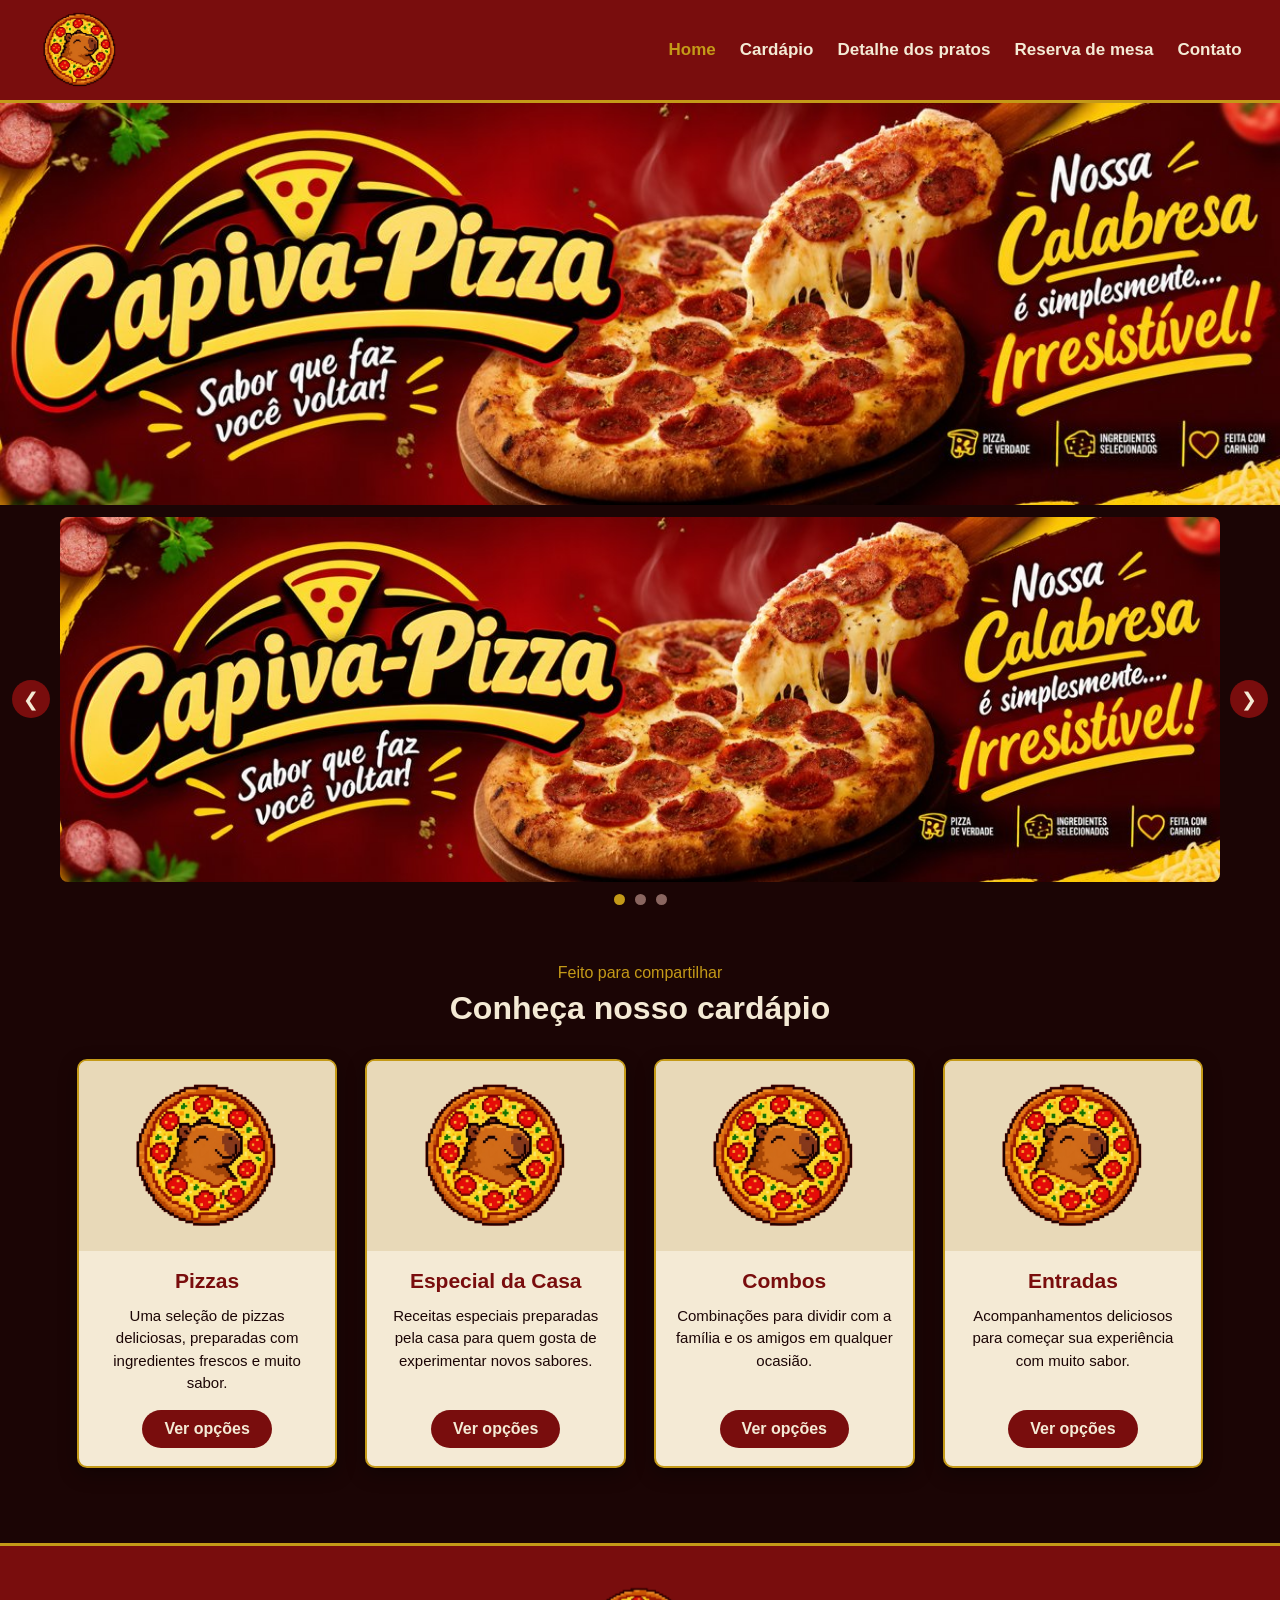
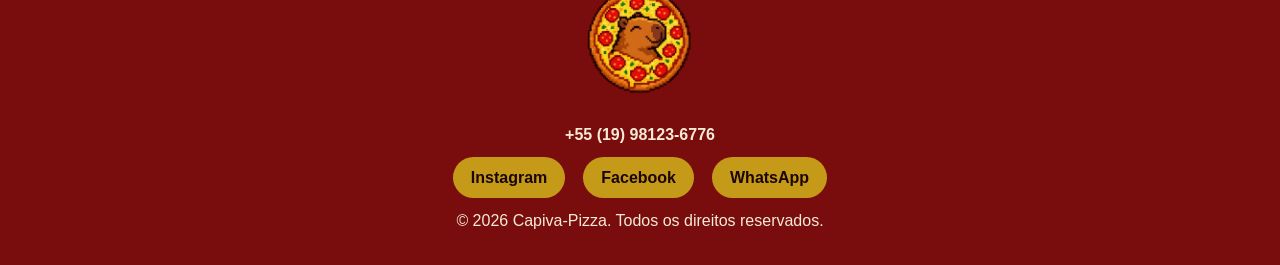
<file: index.html>
<!DOCTYPE html>
<html lang="pt-BR">
<head>
    <meta charset="UTF-8">
    <meta name="viewport" content="width=device-width, initial-scale=1.0">
    <title>Capiva-Pizza | Cardápio e sabores para compartilhar</title>
    <link rel="stylesheet" href="style.css">
    <link rel="shortcut icon" href="./img/LogoInicialSemFundo.png" type="image/png">




    <meta name="description" content="Conheça o cardápio da Capiva-Pizza, explore pizzas, entradas e combos e consulte informações para reservar uma mesa.">
    <link rel="canonical" href="https://gabrielaraujo-eng.github.io/CapivaPizza/">
    <meta property="og:type" content="website">
    <meta property="og:site_name" content="Capiva-Pizza">
    <meta property="og:locale" content="pt_BR">
    <meta property="og:url" content="https://gabrielaraujo-eng.github.io/CapivaPizza/">
    <meta property="og:title" content="Capiva-Pizza | Cardápio e sabores para compartilhar">
    <meta property="og:description" content="Conheça o cardápio da Capiva-Pizza, explore pizzas, entradas e combos e consulte informações para reservar uma mesa.">
    <meta property="og:image" content="https://gabrielaraujo-eng.github.io/CapivaPizza/img/og-share.jpg">
    <meta property="og:image:type" content="image/jpeg">
    <meta property="og:image:width" content="1200">
    <meta property="og:image:height" content="377">
    <meta property="og:image:alt" content="Prévia social da Capiva-Pizza, projeto educacional de pizzaria.">
    <meta name="twitter:card" content="summary_large_image">
    <meta name="twitter:title" content="Capiva-Pizza | Cardápio e sabores para compartilhar">
    <meta name="twitter:description" content="Conheça o cardápio da Capiva-Pizza, explore pizzas, entradas e combos e consulte informações para reservar uma mesa.">
    <meta name="twitter:image" content="https://gabrielaraujo-eng.github.io/CapivaPizza/img/og-share.jpg">
    <meta name="twitter:image:alt" content="Prévia social da Capiva-Pizza, projeto educacional de pizzaria.">
    <meta name="author" content="Gabriel Lúcio — gabrielaraujo-eng">
</head>
<body> 

    <!-- CABEÇALHO -->
    <header class="cabecalho-principal">
        <a href="#inicio" class="logo">
            <img src="./img/LogoPizza.png" alt="Capiva-Pizza — página inicial" width="90" height="90">
        </a>

        <nav>
            <ul class="menu">
                <li><a href="/index.html" aria-current="page">Home</a></li>
                <li><a href="./cardapio/cardapio.html">Cardápio</a></li>
                <li><a href="./jonass/finalizacao_pedido.html">Detalhe dos pratos</a></li>
                <li><a href="./reserva/index.html">Reserva de mesa</a></li>
                <li><a href="./contato/index.html">Contato</a></li>
            </ul>
        </nav>
    </header>

    <main>
        <!-- BANNER PRINCIPAL -->
        <section id="inicio" class="banner-principal" aria-label="Destaque">
            <!-- Coloque seu banner em img/banner-principal.jpg -->
            <img src="https://lh3.googleusercontent.com/rd-d/[base64]w1920-h951?auditContext=forDisplay" data-fallback="../img/logo-apresentacao.jpg" alt="Conheça as pizzas da Capiva-Pizza">
        </section>

        <!-- CARROSSEL NO LUGAR DO BANNER PROMOCIONAL -->
        <section id="reserva" class="banner-promocional">
            <div class="carrossel-banner">
                <button class="seta-banner anterior-banner" type="button"
                    aria-label="Banner anterior">&#10094;</button>

                <div class="janela-banner">
                    <div class="faixa-banner">
                        <!-- O primeiro banner já está incluído no projeto.
                             Adicione outras imagens na pasta img e altere os nomes abaixo. -->
                        <img src="https://lh3.googleusercontent.com/rd-d/[base64]w1920-h951?auditContext=prefetch" alt="Promoção especial da Capiva-Pizza">
                        <img src="https://lh3.googleusercontent.com/rd-d/[base64]w1920-h951?auditContext=prefetch" alt="Outra promoção da Capiva-Pizza">
                        <img src="https://lh3.googleusercontent.com/rd-d/[base64]w1920-h951?auditContext=prefetch" alt="Mais novidades da Capiva-Pizza">
                    </div>
                </div>

                <button class="seta-banner proximo-banner" type="button"
                    aria-label="Próximo banner">&#10095;</button>
            </div>
            <div class="indicadores-banner" aria-label="Selecionar banner">
                <button class="indicador-banner ativo" type="button" aria-label="Mostrar banner 1"></button>
                <button class="indicador-banner" type="button" aria-label="Mostrar banner 2"></button>
                <button class="indicador-banner" type="button" aria-label="Mostrar banner 3"></button>
            </div>
        </section>

        <!-- CATEGORIAS / CARDS -->
        <section id="cardapio" class="secao-cardapio">
            <header class="titulo-secao">
                <p class="subtitulo">Feito para compartilhar</p>
                <h1>Conheça nosso cardápio</h1>
            </header>

            <ul class="lista-categorias">
                <li>
                    <article class="card">
                        <figure>
                            <!-- Coloque sua imagem em img/pizzas.jpg -->
                            <img src="https://lh3.googleusercontent.com/rd-d/[base64]w1920-h951?auditContext=prefetch" alt="Variedade de pizzas">
                        </figure>
                        <section class="card-conteudo">
                            <h2>Pizzas</h2>
                            <p>Uma seleção de pizzas deliciosas, preparadas com ingredientes frescos e muito sabor.</p>
                            <a href="./cardapio/cardapio.html#pizzas" class="botao">Ver opções</a>
                        </section>
                    </article>
                </li>

                <li>
                    <article class="card">
                        <figure>
                            <!-- Coloque sua imagem em img/especial.jpg -->
                            <img src="https://lh3.googleusercontent.com/rd-d/[base64]w1920-h951?auditContext=prefetch" alt="Pizza especial da casa">
                        </figure>
                        <section class="card-conteudo">
                            <h2>Especial da Casa</h2>
                            <p>Receitas especiais preparadas pela casa para quem gosta de experimentar novos sabores.</p>
                            <a href="./cardapio/cardapio.html#pizzas" class="botao">Ver opções</a>
                        </section>
                    </article>
                </li>

                <li>
                    <article class="card">
                        <figure>
                            <!-- Coloque sua imagem em img/combos.jpg -->
                            <img src="https://lh3.googleusercontent.com/rd-d/[base64]w1920-h951?auditContext=prefetch" alt="Combos de pizzas">
                        </figure>
                        <section class="card-conteudo">
                            <h2>Combos</h2>
                            <p>Combinações para dividir com a família e os amigos em qualquer ocasião.</p>
                            <a href="./cardapio/cardapio.html#combos" class="botao">Ver opções</a>
                        </section>
                    </article>
                </li>

                <li>
                    <article class="card">
                        <figure>
                            <!-- Coloque sua imagem em img/entradas.jpg -->
                            <img src="https://lh3.googleusercontent.com/rd-d/[base64]w1920-h951?auditContext=prefetch" alt="Entradas e acompanhamentos">
                        </figure>
                        <section class="card-conteudo">
                            <h2>Entradas</h2>
                            <p>Acompanhamentos deliciosos para começar sua experiência com muito sabor.</p>
                            <a href="./cardapio/cardapio.html#entradas" class="botao">Ver opções</a>
                        </section>
                    </article>
                </li>
            </ul>
        </section>
    </main>

    <!-- RODAPÉ -->

    <!-- RODAPÉ -->
    <footer id="contato" class="rodape">
        <a href="#inicio" class="logo-rodape">
            <img src="./img/LogoPizza.png" alt="Capiva-Pizza" width="120" height="120">
        </a>

        <article class="telefone">
            <p><a href="tel:+5519981236776">+55 (19) 98123-6776</a></p>
        </article>

        <nav aria-label="Redes sociais">
            <ul class="redes-sociais">
                <li><a href="#" aria-label="Instagram">Instagram</a></li>
                <li><a href="#" aria-label="Facebook">Facebook</a></li>
                <li><a href="https://wa.me/5519981236776" target="_blank" rel="noopener" aria-label="WhatsApp">WhatsApp</a></li>
            </ul>
        </nav>

        <p class="direitos">© 2026 Capiva-Pizza. Todos os direitos reservados.</p>
    </footer>

    <script src="script.js"></script>
</body>
</html>
</file>
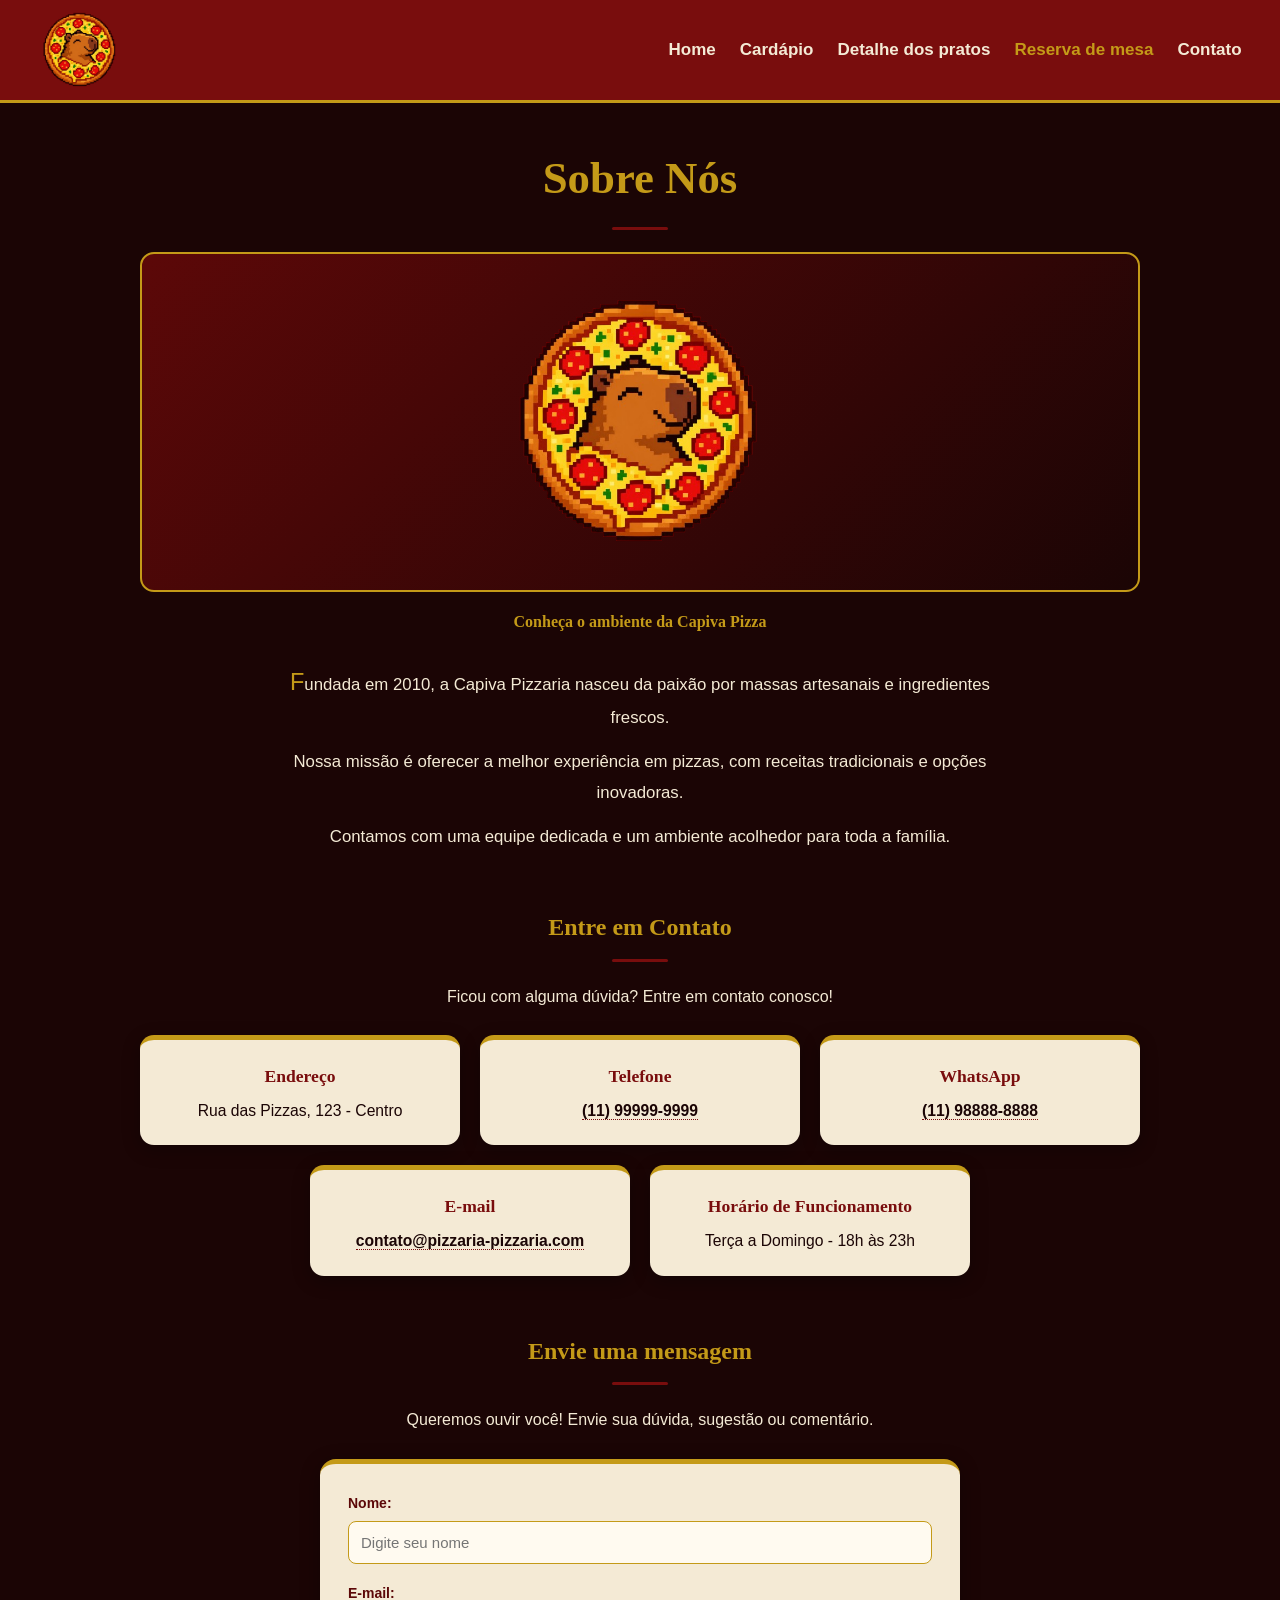
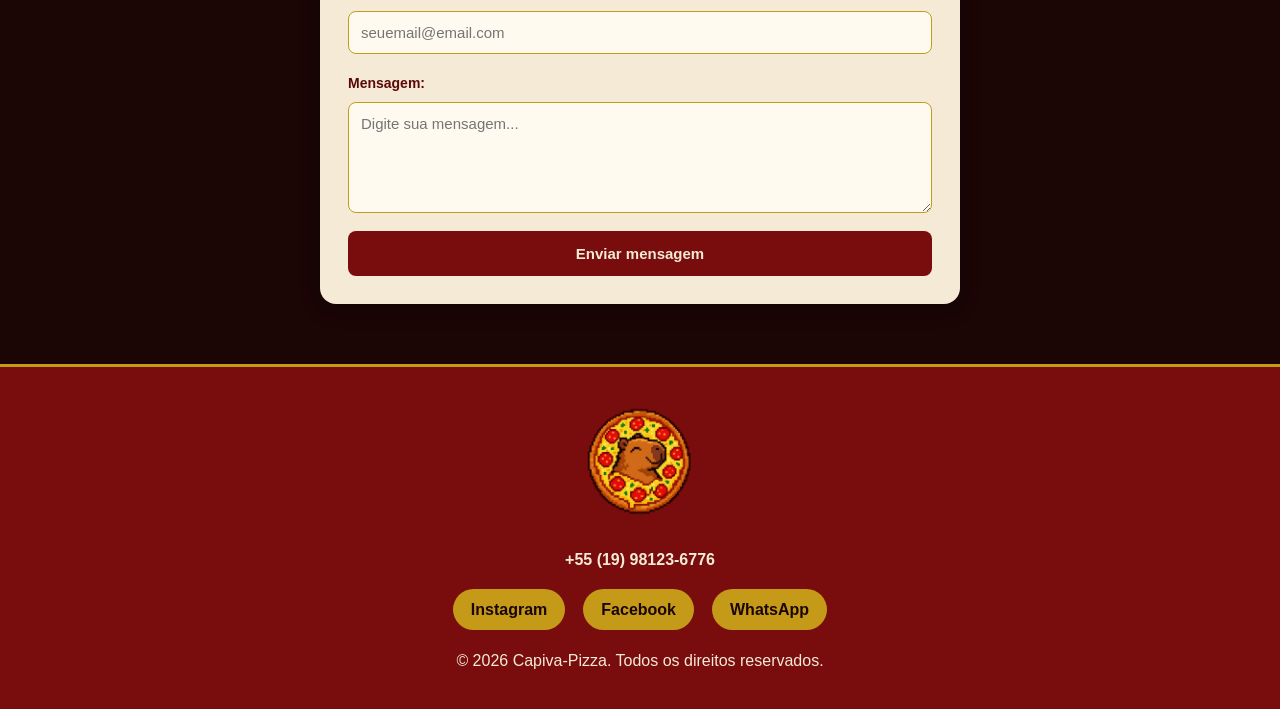
<file: contato/index.html>
<!DOCTYPE html>
<html lang="pt-BR">

<head>
    <meta charset="UTF-8">
    <meta name="viewport" content="width=device-width, initial-scale=1.0">

    <link rel="shortcut icon" href="../img/LogoInicialSemFundo.png" type="image/png">
    <link rel="stylesheet" href="../css/comum.css">
    <link rel="stylesheet" href="style.css">

    <title>Contato | Capiva-Pizza</title>
    <meta name="description" content="Entre em contato com a Capiva-Pizza e encontre os canais disponíveis para falar com a pizzaria.">
    <link rel="canonical" href="https://gabrielaraujo-eng.github.io/CapivaPizza/contato/index.html">
    <meta property="og:type" content="website">
    <meta property="og:site_name" content="Capiva-Pizza">
    <meta property="og:locale" content="pt_BR">
    <meta property="og:url" content="https://gabrielaraujo-eng.github.io/CapivaPizza/contato/index.html">
    <meta property="og:title" content="Contato | Capiva-Pizza">
    <meta property="og:description" content="Entre em contato com a Capiva-Pizza e encontre os canais disponíveis para falar com a pizzaria.">
    <meta property="og:image" content="https://gabrielaraujo-eng.github.io/CapivaPizza/img/og-share.jpg">
    <meta property="og:image:type" content="image/jpeg">
    <meta property="og:image:width" content="1200">
    <meta property="og:image:height" content="377">
    <meta property="og:image:alt" content="Prévia social da Capiva-Pizza, projeto educacional de pizzaria.">
    <meta name="twitter:card" content="summary_large_image">
    <meta name="twitter:title" content="Contato | Capiva-Pizza">
    <meta name="twitter:description" content="Entre em contato com a Capiva-Pizza e encontre os canais disponíveis para falar com a pizzaria.">
    <meta name="twitter:image" content="https://gabrielaraujo-eng.github.io/CapivaPizza/img/og-share.jpg">
    <meta name="twitter:image:alt" content="Prévia social da Capiva-Pizza, projeto educacional de pizzaria.">
</head>

<body>

    <!-- Cabeçalho -->
    <header class="cabecalho-principal">
        <a href="../home/index.html" class="logo">
            <img src="../img/LogoPizza.png" alt="Capiva-Pizza — página inicial" width="90" height="90">
        </a>

        <nav>
            <ul class="menu">
                <li><a href="../index.html">Home</a></li>
                <li><a href="../cardapio/cardapio.html">Cardápio</a></li>
                <li><a href="../jonass/finalizacao_pedido.html">Detalhe dos pratos</a></li>
                <li><a href="../reserva/index.html" aria-current="page">Reserva de mesa</a></li>
                <li><a href="../contato/index.html">Contato</a></li>
            </ul>
        </nav>
    </header>


    <!-- Conteúdo principal -->
    <main>

        <!-- Sobre nós -->
        <section id="sobre">

            <h1>Sobre Nós</h1>

            <figure>
                <img
                    src="https://images.unsplash.com/photo-1555396273-367ea4eb4db5?auto=format&fit=crop&w=1000&q=80"
                    alt="Interior aconchegante da Capiva Pizzaria">

                <figcaption>
                    Conheça o ambiente da Capiva Pizza
                </figcaption>
            </figure>

            <div class="textoSobre">

                <p>
                    Fundada em 2010, a Capiva Pizzaria nasceu da paixão
                    por massas artesanais e ingredientes frescos.
                </p>

                <p>
                    Nossa missão é oferecer a melhor experiência em pizzas,
                    com receitas tradicionais e opções inovadoras.
                </p>

                <p>
                    Contamos com uma equipe dedicada e um ambiente
                    acolhedor para toda a família.
                </p>

            </div>

        </section>


        <!-- Informações de contato -->
        <section id="contato">

            <h2>Entre em Contato</h2>

            <p class="descricaoContato">
                Ficou com alguma dúvida? Entre em contato conosco!
            </p>

            <address>

                <div class="contato-item">
                    <h3>Endereço</h3>
                    <p>Rua das Pizzas, 123 - Centro</p>
                </div>

                <div class="contato-item">
                    <h3>Telefone</h3>
                    <p>
                        <a href="tel:+5511999999999">
                            (11) 99999-9999
                        </a>
                    </p>
                </div>

                <div class="contato-item">
                    <h3>WhatsApp</h3>
                    <p>
                        <a href="https://wa.me/5511988888888">
                            (11) 98888-8888
                        </a>
                    </p>
                </div>

                <div class="contato-item">
                    <h3>E-mail</h3>
                    <p>
                        <a href="mailto:contato@pizzaria-pizzaria.com">
                            contato@pizzaria-pizzaria.com
                        </a>
                    </p>
                </div>

                <div class="contato-item">
                    <h3>Horário de Funcionamento</h3>
                    <p>Terça a Domingo - 18h às 23h</p>
                </div>

            </address>

        </section>


        <!-- Formulário de mensagem -->
        <section id="mensagem">

            <h2>Envie uma mensagem</h2>

            <p class="descricaoMensagem">
                Queremos ouvir você! Envie sua dúvida, sugestão ou comentário.
            </p>

            <form id="form-contato">

                <div class="form-group">
                    <label for="nome">Nome:</label>
                    <input
                        type="text"
                        id="nome"
                        name="nome"
                        placeholder="Digite seu nome"
                        autocomplete="name"
                        required>
                </div>

                <div class="form-group">
                    <label for="email">E-mail:</label>
                    <input
                        type="email"
                        id="email"
                        name="email"
                        placeholder="seuemail@email.com"
                        autocomplete="email"
                        required>
                </div>

                <div class="form-group">
                    <label for="mensagemTexto">Mensagem:</label>
                    <textarea
                        id="mensagemTexto"
                        name="mensagem"
                        placeholder="Digite sua mensagem..."
                        rows="5"
                        required></textarea>
                </div>

                <div class="form-group">
                    <button type="submit">
                        Enviar mensagem
                    </button>
                </div>

            </form>

            <p id="ok" hidden>
                Mensagem enviada. Retornaremos em breve!
            </p>

        </section>

    </main>


    <!-- Rodapé -->
    <footer id="rodape" class="rodape">
        <a href="../home/index.html" class="logo-rodape">
            <img src="../img/LogoPizza.png" alt="Capiva-Pizza" width="120" height="120">
        </a>

        <article class="telefone">
            <p><a href="tel:+5519981236776">+55 (19) 98123-6776</a></p>
        </article>

        <nav aria-label="Redes sociais">
            <ul class="redes-sociais">
                <li><a href="#" aria-label="Instagram">Instagram</a></li>
                <li><a href="#" aria-label="Facebook">Facebook</a></li>
                <li><a href="https://wa.me/5519981236776" target="_blank" rel="noopener" aria-label="WhatsApp">WhatsApp</a></li>
            </ul>
        </nav>

        <p class="direitos">© 2026 Capiva-Pizza. Todos os direitos reservados.</p>
    </footer>

    <script src="script.js"></script>
</body>
</html>
</file>
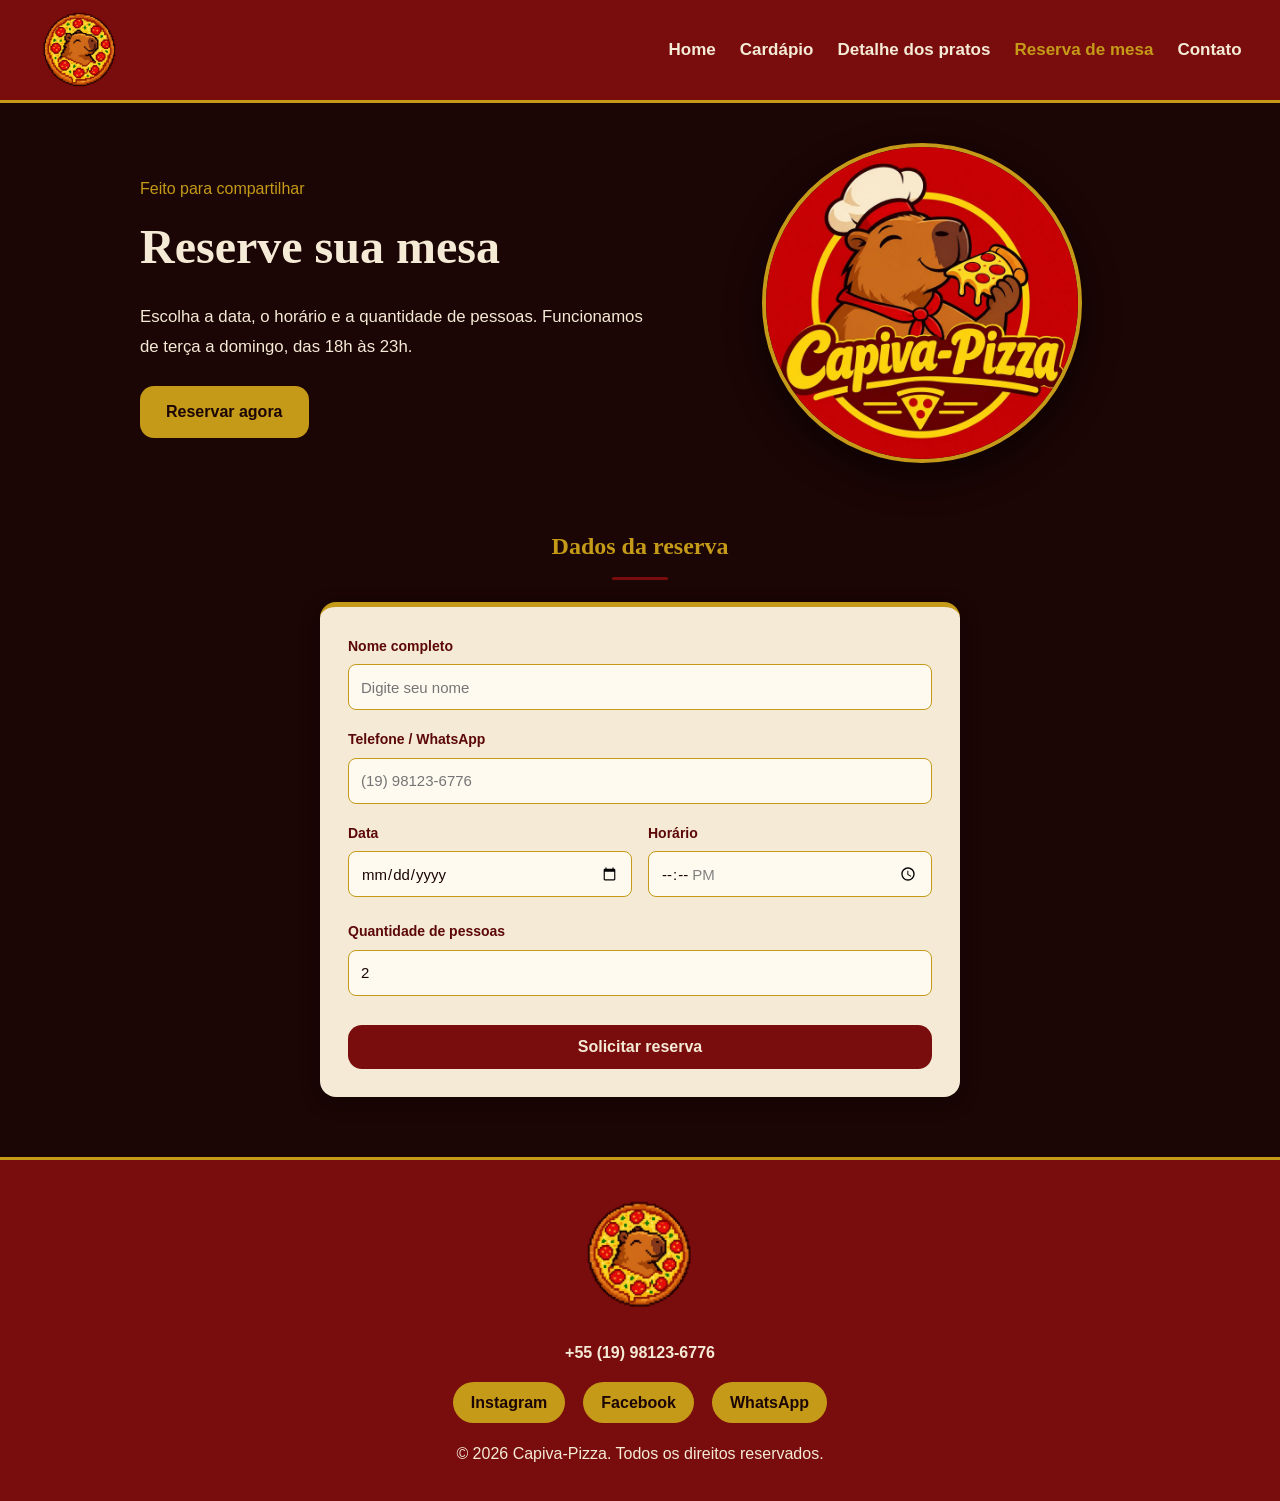
<file: reserva/index.html>
<!DOCTYPE html>
<html lang="pt-BR">

<head>
    <meta charset="UTF-8">
    <meta name="viewport" content="width=device-width, initial-scale=1.0">

    <link rel="shortcut icon" href="../img/LogoInicialSemFundo.png" type="image/png">
    <link rel="stylesheet" href="../css/comum.css">
    <link rel="stylesheet" href="reserva.css">

    <title>Reserva de mesa | Capiva-Pizza</title>
    <meta name="description" content="Consulte a página de reserva de mesa da Capiva-Pizza e envie sua solicitação para compartilhar uma refeição.">
    <link rel="canonical" href="https://gabrielaraujo-eng.github.io/CapivaPizza/reserva/index.html">
    <meta property="og:type" content="website">
    <meta property="og:site_name" content="Capiva-Pizza">
    <meta property="og:locale" content="pt_BR">
    <meta property="og:url" content="https://gabrielaraujo-eng.github.io/CapivaPizza/reserva/index.html">
    <meta property="og:title" content="Reserva de mesa | Capiva-Pizza">
    <meta property="og:description" content="Consulte a página de reserva de mesa da Capiva-Pizza e envie sua solicitação para compartilhar uma refeição.">
    <meta property="og:image" content="https://gabrielaraujo-eng.github.io/CapivaPizza/img/og-share.jpg">
    <meta property="og:image:type" content="image/jpeg">
    <meta property="og:image:width" content="1200">
    <meta property="og:image:height" content="377">
    <meta property="og:image:alt" content="Prévia social da Capiva-Pizza, projeto educacional de pizzaria.">
    <meta name="twitter:card" content="summary_large_image">
    <meta name="twitter:title" content="Reserva de mesa | Capiva-Pizza">
    <meta name="twitter:description" content="Consulte a página de reserva de mesa da Capiva-Pizza e envie sua solicitação para compartilhar uma refeição.">
    <meta name="twitter:image" content="https://gabrielaraujo-eng.github.io/CapivaPizza/img/og-share.jpg">
    <meta name="twitter:image:alt" content="Prévia social da Capiva-Pizza, projeto educacional de pizzaria.">
</head>

<body>

    <!-- CABEÇALHO -->
    <header class="cabecalho-principal">
        <a href="../home/index.html" class="logo">
            <img src="../img/LogoPizza.png" alt="Capiva-Pizza — página inicial" width="90" height="90">
        </a>

        <nav>
            <ul class="menu">
                <li><a href="../index.html">Home</a></li>
                <li><a href="../cardapio/cardapio.html">Cardápio</a></li>
                <li><a href="../jonass/finalizacao_pedido.html">Detalhe dos pratos</a></li>
                <li><a href="../reserva/index.html" aria-current="page">Reserva de mesa</a></li>
                <li><a href="../contato/index.html">Contato</a></li>
            </ul>
        </nav>
    </header>

    <main>

        <section class="reserva-topo">
            <div class="reserva-texto">
                <p class="subtitulo">Feito para compartilhar</p>
                <h1>Reserve sua mesa</h1>
                <p>
                    Escolha a data, o horário e a quantidade de pessoas.
                    Funcionamos de terça a domingo, das 18h às 23h.
                </p>
                <a href="#formulario" class="botao">Reservar agora</a>
            </div>

            <figure class="reserva-imagem">
                <img src="../img/mascote.jpg" alt="Mascote da Capiva-Pizza: uma capivara cozinheira comendo pizza" width="320" height="320">
            </figure>
        </section>

        <section id="formulario" class="reserva-formulario">
            <h2>Dados da reserva</h2>

            <form id="form-reserva" novalidate>

                <div class="campo">
                    <label for="nome">Nome completo</label>
                    <input type="text" id="nome" name="nome" placeholder="Digite seu nome" autocomplete="name" required>
                    <small class="erro" id="erro-nome"></small>
                </div>

                <div class="campo">
                    <label for="telefone">Telefone / WhatsApp</label>
                    <input type="tel" id="telefone" name="telefone" placeholder="(19) 98123-6776" autocomplete="tel" inputmode="tel" required>
                    <small class="erro" id="erro-telefone"></small>
                </div>

                <div class="duas-colunas">
                    <div class="campo">
                        <label for="data">Data</label>
                        <input type="date" id="data" name="data" required>
                        <small class="erro" id="erro-data"></small>
                    </div>

                    <div class="campo">
                        <label for="horario">Horário</label>
                        <input type="time" id="horario" name="horario" min="18:00" max="23:00" step="900" required>
                        <small class="erro" id="erro-horario"></small>
                    </div>
                </div>

                <div class="campo">
                    <label for="pessoas">Quantidade de pessoas</label>
                    <input type="number" id="pessoas" name="pessoas" min="1" max="20" value="2" inputmode="numeric" required>
                    <small class="erro" id="erro-pessoas"></small>
                </div>

                <button type="submit" class="botao">Solicitar reserva</button>

                <div id="resultado" class="resultado" role="status" hidden></div>
            </form>
        </section>

    </main>

    <!-- RODAPÉ -->
    <footer id="contato" class="rodape">
        <a href="../home/index.html" class="logo-rodape">
            <img src="../img/LogoPizza.png" alt="Capiva-Pizza" width="120" height="120">
        </a>

        <article class="telefone">
            <p><a href="tel:+5519981236776">+55 (19) 98123-6776</a></p>
        </article>

        <nav aria-label="Redes sociais">
            <ul class="redes-sociais">
                <li><a href="#" aria-label="Instagram">Instagram</a></li>
                <li><a href="#" aria-label="Facebook">Facebook</a></li>
                <li><a href="https://wa.me/5519981236776" target="_blank" rel="noopener" aria-label="WhatsApp">WhatsApp</a></li>
            </ul>
        </nav>

        <p class="direitos">© 2026 Capiva-Pizza. Todos os direitos reservados.</p>
    </footer>

    <script src="reserva.js"></script>
</body>

</html>
</file>
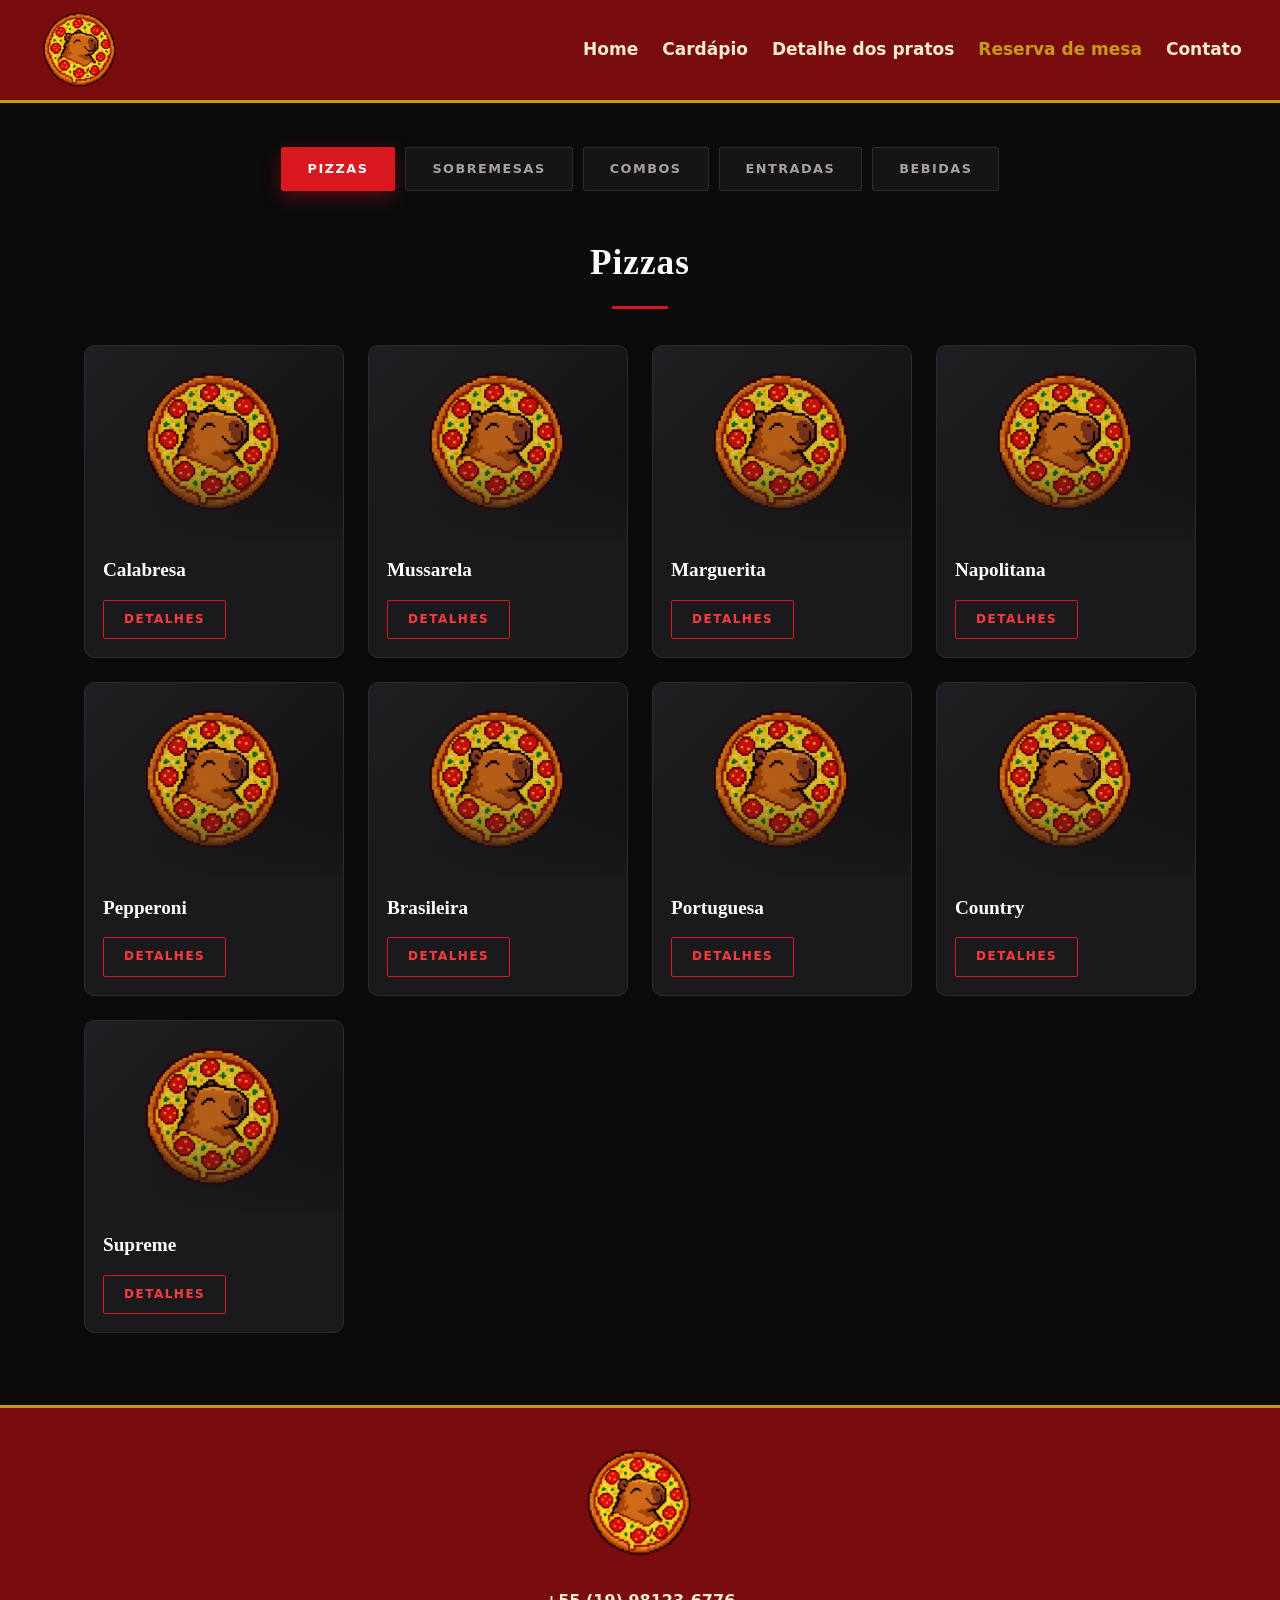
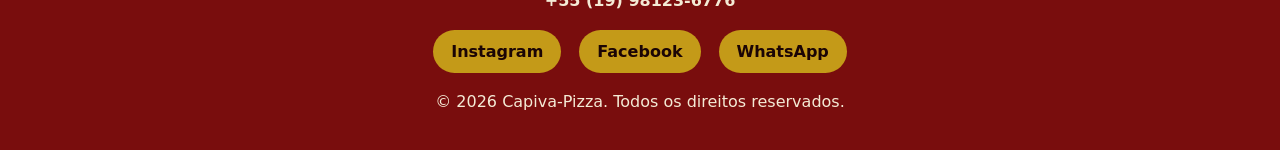
<file: cardapio/cardapio.html>
<!DOCTYPE html>
<html lang="pt-BR">
<head>
    <meta charset="UTF-8">
    <meta name="viewport" content="width=device-width, initial-scale=1.0">
    <title>Cardápio de pizzas e acompanhamentos | Capiva-Pizza</title>
    <link rel="shortcut icon" href="../img/LogoInicialSemFundo.png" type="image/png">
    <link rel="stylesheet" href="cardapio.css">
    <meta name="description" content="Explore o cardápio da Capiva-Pizza: pizzas, sobremesas, combos, entradas e bebidas com opções para diferentes ocasiões.">
    <link rel="canonical" href="https://gabrielaraujo-eng.github.io/CapivaPizza/cardapio/cardapio.html">
    <meta property="og:type" content="website">
    <meta property="og:site_name" content="Capiva-Pizza">
    <meta property="og:locale" content="pt_BR">
    <meta property="og:url" content="https://gabrielaraujo-eng.github.io/CapivaPizza/cardapio/cardapio.html">
    <meta property="og:title" content="Cardápio de pizzas e acompanhamentos | Capiva-Pizza">
    <meta property="og:description" content="Explore o cardápio da Capiva-Pizza: pizzas, sobremesas, combos, entradas e bebidas com opções para diferentes ocasiões.">
    <meta property="og:image" content="https://gabrielaraujo-eng.github.io/CapivaPizza/img/og-share.jpg">
    <meta property="og:image:type" content="image/jpeg">
    <meta property="og:image:width" content="1200">
    <meta property="og:image:height" content="377">
    <meta property="og:image:alt" content="Prévia social da Capiva-Pizza, projeto educacional de pizzaria.">
    <meta name="twitter:card" content="summary_large_image">
    <meta name="twitter:title" content="Cardápio de pizzas e acompanhamentos | Capiva-Pizza">
    <meta name="twitter:description" content="Explore o cardápio da Capiva-Pizza: pizzas, sobremesas, combos, entradas e bebidas com opções para diferentes ocasiões.">
    <meta name="twitter:image" content="https://gabrielaraujo-eng.github.io/CapivaPizza/img/og-share.jpg">
    <meta name="twitter:image:alt" content="Prévia social da Capiva-Pizza, projeto educacional de pizzaria.">
</head>
<body>
  <header class="cabecalho-principal">
        <a href="/index.html" class="logo">
            <img src="../img/LogoPizza.png" alt="Capiva-Pizza — página inicial" width="90" height="90">
        </a>

        <nav>
            <ul class="menu">
                <li><a href="../index.html">Home</a></li>
                <li><a href="../cardapio/cardapio.html">Cardápio</a></li>
                <li><a href="../jonass/finalizacao_pedido.html">Detalhe dos pratos</a></li>
                <li><a href="../reserva/index.html" aria-current="page">Reserva de mesa</a></li>
                <li><a href="../contato/index.html">Contato</a></li>
            </ul>
        </nav>
    </header>

<main>
    <nav aria-label="Filtros do cardápio">
      <ul>
        <li><button type="button" class="ativo" data-cat="pizzas" aria-pressed="true">Pizzas</button></li>
        <li><button type="button" data-cat="sobremesas" aria-pressed="false">Sobremesas</button></li>
        <li><button type="button" data-cat="combos" aria-pressed="false">Combos</button></li>
        <li><button type="button" data-cat="entradas" aria-pressed="false">Entradas</button></li>
        <li><button type="button" data-cat="bebidas" aria-pressed="false">Bebidas</button></li>
      </ul>
    </nav>

    <section id="pizzas" class="lista ativo" aria-labelledby="titulo-pizzas">
      <h1 id="titulo-pizzas">Pizzas</h1>
      <ul>
        <li><article><figure><img src="https://images.unsplash.com/photo-1628840042765-356cda07504e?auto=format&fit=crop&w=400&q=80" alt="Pizza Calabresa" loading="lazy"></figure><h2>Calabresa</h2><p><a href="../jonass/finalizacao_pedido.html">detalhes</a></p></article></li>
        <li><article><figure><img src="https://images.unsplash.com/photo-1513104890138-7c749659a591?auto=format&fit=crop&w=400&q=80" alt="Pizza Mussarela" loading="lazy"></figure><h2>Mussarela</h2><p><a href="../jonass/finalizacao_pedido.html">detalhes</a></p></article></li>
        <li><article><figure><img src="https://images.unsplash.com/photo-1574071318508-1cdbab80d002?auto=format&fit=crop&w=400&q=80" alt="Pizza Marguerita" loading="lazy"></figure><h2>Marguerita</h2><p><a href="../jonass/finalizacao_pedido.html">detalhes</a></p></article></li>
        <li><article><figure><img src="https://images.unsplash.com/photo-1565299624946-b28f40a0ae38?auto=format&fit=crop&w=400&q=80" alt="Pizza Napolitana" loading="lazy"></figure><h2>Napolitana</h2><p><a href="../jonass/finalizacao_pedido.html">detalhes</a></p></article></li>
        <li><article><figure><img src="https://images.unsplash.com/photo-1534308983496-4fabb1a015ee?auto=format&fit=crop&w=400&q=80" alt="Pizza Pepperoni" loading="lazy"></figure><h2>Pepperoni</h2><p><a href="../jonass/finalizacao_pedido.html">detalhes</a></p></article></li>
        <li><article><figure><img src="https://images.unsplash.com/photo-1594007654729-407eedc4be65?auto=format&fit=crop&w=400&q=80" alt="Pizza Brasileira" loading="lazy"></figure><h2>Brasileira</h2><p><a href="../jonass/finalizacao_pedido.html">detalhes</a></p></article></li>
        <li><article><figure><img src="https://images.unsplash.com/photo-1604382354936-07c5d9983bd3?auto=format&fit=crop&w=400&q=80" alt="Pizza Portuguesa" loading="lazy"></figure><h2>Portuguesa</h2><p><a href="../jonass/finalizacao_pedido.html">detalhes</a></p></article></li>
        <li><article><figure><img src="https://images.unsplash.com/photo-1601924582970-9238bcb495d9?auto=format&fit=crop&w=400&q=80" alt="Pizza Country" loading="lazy"></figure><h2>Country</h2><p><a href="../jonass/finalizacao_pedido.html">detalhes</a></p></article></li>
        <li><article><figure><img src="https://images.unsplash.com/photo-1571407970349-bc81e7e96d47?auto=format&fit=crop&w=400&q=80" alt="Pizza Supreme" loading="lazy"></figure><h2>Supreme</h2><p><a href="../jonass/finalizacao_pedido.html">detalhes</a></p></article></li>
      </ul>
    </section>

    <section id="sobremesas" class="lista" aria-labelledby="titulo-sobremesas">
      <h1 id="titulo-sobremesas">Sobremesas</h1>
      <ul>
        <li><article><figure><img src="https://images.unsplash.com/photo-1488477181946-6428a0291777?auto=format&fit=crop&w=400&q=80" alt="Pudim" loading="lazy"></figure><h2>Pudim</h2><p><a href="../jonass/finalizacao_pedido.html">detalhes</a></p></article></li>
        <li><article><figure><img src="https://images.unsplash.com/photo-1606313564200-e75d5e30476c?auto=format&fit=crop&w=400&q=80" alt="Brownie" loading="lazy"></figure><h2>Brownie</h2><p><a href="../jonass/finalizacao_pedido.html">detalhes</a></p></article></li>
        <li><article><figure><img src="https://images.unsplash.com/photo-1497034825429-c343d7c6a68f?auto=format&fit=crop&w=400&q=80" alt="Sorvete" loading="lazy"></figure><h2>Sorvete</h2><p><a href="../jonass/finalizacao_pedido.html">detalhes</a></p></article></li>
        <li><article><figure><img src="https://images.unsplash.com/photo-1519915028121-7d3463d20b13?auto=format&fit=crop&w=400&q=80" alt="Torta de limão" loading="lazy"></figure><h2>Torta Limão</h2><p><a href="../jonass/finalizacao_pedido.html">detalhes</a></p></article></li>
        <li><article><figure><img src="https://images.unsplash.com/photo-1541783245831-57d6fb0926d3?auto=format&fit=crop&w=400&q=80" alt="Mousse de chocolate" loading="lazy"></figure><h2>Mousse Choc.</h2><p><a href="../jonass/finalizacao_pedido.html">detalhes</a></p></article></li>
        <li><article><figure><img src="https://images.unsplash.com/photo-1533134486753-c833f0ed4866?auto=format&fit=crop&w=400&q=80" alt="Cheesecake" loading="lazy"></figure><h2>Cheesecake</h2><p><a href="../jonass/finalizacao_pedido.html">detalhes</a></p></article></li>
        <li><article><figure><img src="https://images.unsplash.com/photo-1578985545062-69928b1d9587?auto=format&fit=crop&w=400&q=80" alt="Petit gateau" loading="lazy"></figure><h2>Petit Gateau</h2><p><a href="../jonass/finalizacao_pedido.html">detalhes</a></p></article></li>
        <li><article><figure><img src="https://images.unsplash.com/photo-1590080875515-8a3a8dc5735e?auto=format&fit=crop&w=400&q=80" alt="Açaí" loading="lazy"></figure><h2>Açaí</h2><p><a href="../jonass/finalizacao_pedido.html">detalhes</a></p></article></li>
        <li><article><figure><img src="https://images.unsplash.com/photo-1579954115545-a95591f28bfc?auto=format&fit=crop&w=400&q=80" alt="Banana split" loading="lazy"></figure><h2>Banana Split</h2><p><a href="../jonass/finalizacao_pedido.html">detalhes</a></p></article></li>
      </ul>
    </section>

    <section id="combos" class="lista" aria-labelledby="titulo-combos">
      <h1 id="titulo-combos">Combos</h1>
      <ul>
        <li><article><figure><img src="https://images.unsplash.com/photo-1513104890138-7c749659a591?auto=format&fit=crop&w=400&q=80" alt="Combo família" loading="lazy"></figure><h2>Combo Família</h2><p><a href="../jonass/finalizacao_pedido.html">detalhes</a></p></article></li>
        <li><article><figure><img src="https://images.unsplash.com/photo-1548365328-8b84983b19b3?auto=format&fit=crop&w=400&q=80" alt="Combo casal" loading="lazy"></figure><h2>Combo Casal</h2><p><a href="../jonass/finalizacao_pedido.html">detalhes</a></p></article></li>
        <li><article><figure><img src="https://images.unsplash.com/photo-1574071318508-1cdbab80d002?auto=format&fit=crop&w=400&q=80" alt="Combo individual" loading="lazy"></figure><h2>Combo Individual</h2><p><a href="../jonass/finalizacao_pedido.html">detalhes</a></p></article></li>
        <li><article><figure><img src="https://images.unsplash.com/photo-1565299624946-b28f40a0ae38?auto=format&fit=crop&w=400&q=80" alt="Combo kids" loading="lazy"></figure><h2>Combo Kids</h2><p><a href="../jonass/finalizacao_pedido.html">detalhes</a></p></article></li>
        <li><article><figure><img src="https://images.unsplash.com/photo-1594007654729-407eedc4be65?auto=format&fit=crop&w=400&q=80" alt="Combo executivo" loading="lazy"></figure><h2>Combo Executivo</h2><p><a href="../jonass/finalizacao_pedido.html">detalhes</a></p></article></li>
        <li><article><figure><img src="https://images.unsplash.com/photo-1604382354936-07c5d9983bd3?auto=format&fit=crop&w=400&q=80" alt="Combo festa" loading="lazy"></figure><h2>Combo Festa</h2><p><a href="../jonass/finalizacao_pedido.html">detalhes</a></p></article></li>
        <li><article><figure><img src="https://images.unsplash.com/photo-1604068549290-dea0e4a305ca?auto=format&fit=crop&w=400&q=80" alt="Combo light" loading="lazy"></figure><h2>Combo Light</h2><p><a href="../jonass/finalizacao_pedido.html">detalhes</a></p></article></li>
        <li><article><figure><img src="https://images.unsplash.com/photo-1571407970349-bc81e7e96d47?auto=format&fit=crop&w=400&q=80" alt="Combo premium" loading="lazy"></figure><h2>Combo Premium</h2><p><a href="../jonass/finalizacao_pedido.html">detalhes</a></p></article></li>
        <li><article><figure><img src="https://images.unsplash.com/photo-1628840042765-356cda07504e?auto=format&fit=crop&w=400&q=80" alt="Combo surpresa" loading="lazy"></figure><h2>Combo Surpresa</h2><p><a href="../jonass/finalizacao_pedido.html">detalhes</a></p></article></li>
      </ul>
    </section>

    <section id="entradas" class="lista" aria-labelledby="titulo-entradas">
      <h1 id="titulo-entradas">Entradas</h1>
      <ul>
        <li><article><figure><img src="https://images.unsplash.com/photo-1573080496681-429d4d4b0d0c?auto=format&fit=crop&w=400&q=80" alt="Batata frita" loading="lazy"></figure><h2>Batata Frita</h2><p><a href="../jonass/finalizacao_pedido.html">detalhes</a></p></article></li>
        <li><article><figure><img src="https://images.unsplash.com/photo-1639024471283-03518883512d?auto=format&fit=crop&w=400&q=80" alt="Onion rings" loading="lazy"></figure><h2>Onion Rings</h2><p><a href="../jonass/finalizacao_pedido.html">detalhes</a></p></article></li>
        <li><article><figure><img src="https://images.unsplash.com/photo-1599487488170-d11ec9c172f0?auto=format&fit=crop&w=400&q=80" alt="Bolinho de bacalhau" loading="lazy"></figure><h2>Bolinho de Bacalhau</h2><p><a href="../jonass/finalizacao_pedido.html">detalhes</a></p></article></li>
        <li><article><figure><img src="https://images.unsplash.com/photo-1572695157366-5e585ab2b69f?auto=format&fit=crop&w=400&q=80" alt="Bruschetta" loading="lazy"></figure><h2>Bruschetta</h2><p><a href="../jonass/finalizacao_pedido.html">detalhes</a></p></article></li>
        <li><article><figure><img src="https://images.unsplash.com/photo-1527477396000-e27163b481c2?auto=format&fit=crop&w=400&q=80" alt="Isca de frango" loading="lazy"></figure><h2>Isca de Frango</h2><p><a href="../jonass/finalizacao_pedido.html">detalhes</a></p></article></li>
        <li><article><figure><img src="https://images.unsplash.com/photo-1467003909585-2f8a72700288?auto=format&fit=crop&w=400&q=80" alt="Pastel" loading="lazy"></figure><h2>Pastel</h2><p><a href="../jonass/finalizacao_pedido.html">detalhes</a></p></article></li>
        <li><article><figure><img src="https://images.unsplash.com/photo-1546793665-c74683f339c1?auto=format&fit=crop&w=400&q=80" alt="Salada Caesar" loading="lazy"></figure><h2>Salada Caesar</h2><p><a href="../jonass/finalizacao_pedido.html">detalhes</a></p></article></li>
        <li><article><figure><img src="https://images.unsplash.com/photo-1486297678162-eb2a19b0a32d?auto=format&fit=crop&w=400&q=80" alt="Provolone" loading="lazy"></figure><h2>Provolone</h2><p><a href="../jonass/finalizacao_pedido.html">detalhes</a></p></article></li>
        <li><article><figure><img src="https://images.unsplash.com/photo-1565680018434-b513d5ea5fc0?auto=format&fit=crop&w=400&q=80" alt="Camarão empanado" loading="lazy"></figure><h2>Camarão Empanado</h2><p><a href="../jonass/finalizacao_pedido.html">detalhes</a></p></article></li>
      </ul>
    </section>

    <section id="bebidas" class="lista" aria-labelledby="titulo-bebidas">
      <h1 id="titulo-bebidas">Bebidas</h1>
      <ul>
        <li><article><figure><img src="https://images.unsplash.com/photo-1622483767028-3f66f32aef97?auto=format&fit=crop&w=400&q=80" alt="Refrigerante" loading="lazy"></figure><h2>Refrigerante</h2><p><a href="../jonass/finalizacao_pedido.html">detalhes</a></p></article></li>
        <li><article><figure><img src="https://images.unsplash.com/photo-1600271886742-f049cd451bba?auto=format&fit=crop&w=400&q=80" alt="Suco natural" loading="lazy"></figure><h2>Suco Natural</h2><p><a href="../jonass/finalizacao_pedido.html">detalhes</a></p></article></li>
        <li><article><figure><img src="https://images.unsplash.com/photo-1523362628745-0c100150b504?auto=format&fit=crop&w=400&q=80" alt="Limonada" loading="lazy"></figure><h2>Limonada</h2><p><a href="../jonass/finalizacao_pedido.html">detalhes</a></p></article></li>
        <li><article><figure><img src="https://images.unsplash.com/photo-1523677011781-c91d1bbe2f9e?auto=format&fit=crop&w=400&q=80" alt="Água mineral" loading="lazy"></figure><h2>Água Mineral</h2><p><a href="../jonass/finalizacao_pedido.html">detalhes</a></p></article></li>
        <li><article><figure><img src="https://images.unsplash.com/photo-1608270586620-248524c67de9?auto=format&fit=crop&w=400&q=80" alt="Cerveja" loading="lazy"></figure><h2>Cerveja</h2><p><a href="../jonass/finalizacao_pedido.html">detalhes</a></p></article></li>
        <li><article><figure><img src="https://images.unsplash.com/photo-1510812431401-41d2bd2722f3?auto=format&fit=crop&w=400&q=80" alt="Vinho" loading="lazy"></figure><h2>Vinho</h2><p><a href="../jonass/finalizacao_pedido.html">detalhes</a></p></article></li>
        <li><article><figure><img src="https://images.unsplash.com/photo-1556679343-c7306c1976bc?auto=format&fit=crop&w=400&q=80" alt="Chá gelado" loading="lazy"></figure><h2>Chá Gelado</h2><p><a href="../jonass/finalizacao_pedido.html">detalhes</a></p></article></li>
        <li><article><figure><img src="https://images.unsplash.com/photo-1495474472287-4d71bcdd2085?auto=format&fit=crop&w=400&q=80" alt="Café" loading="lazy"></figure><h2>Café</h2><p><a href="../jonass/finalizacao_pedido.html">detalhes</a></p></article></li>
        <li><article><figure><img src="https://images.unsplash.com/photo-1551024709-8f23befc6f87?auto=format&fit=crop&w=400&q=80" alt="Drink da casa" loading="lazy"></figure><h2>Drink da Casa</h2><p><a href="../jonass/finalizacao_pedido.html">detalhes</a></p></article></li>
      </ul>
    </section>
  </main>

<footer id="contato" class="rodape">
        <a href="#inicio" class="logo-rodape">
            <img src="../img/LogoPizza.png" alt="Capiva-Pizza" width="120" height="120">
        </a>

        <article class="telefone">
            <p><a href="tel:+5519981236776">+55 (19) 98123-6776</a></p>
        </article>

        <nav aria-label="Redes sociais">
            <ul class="redes-sociais">
                <li><a href="#" aria-label="Instagram">Instagram</a></li>
                <li><a href="#" aria-label="Facebook">Facebook</a></li>
                <li><a href="https://wa.me/5519981236776" target="_blank" rel="noopener" aria-label="WhatsApp">WhatsApp</a></li>
            </ul>
        </nav>

        <p class="direitos">© 2026 Capiva-Pizza. Todos os direitos reservados.</p>
    </footer>

    <script src="cardapio.js"></script>
</body>
</html>
</file>
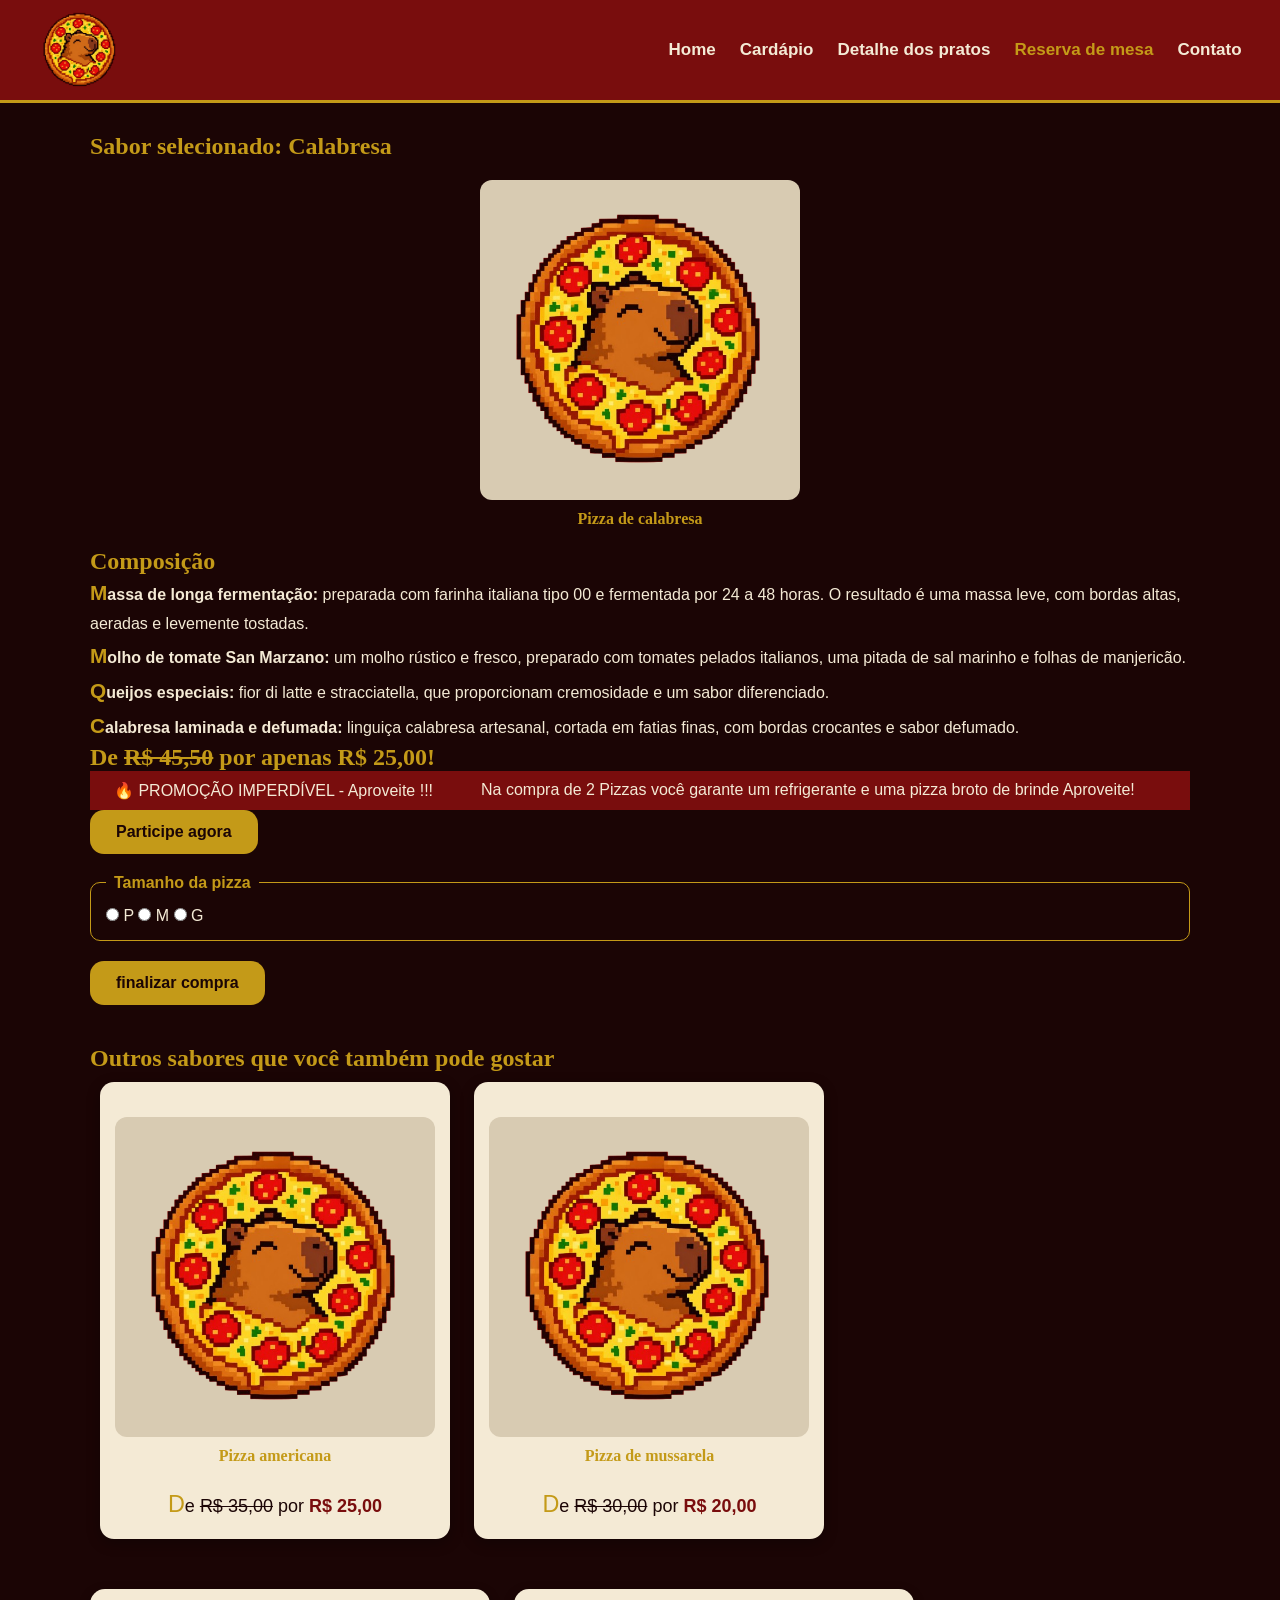
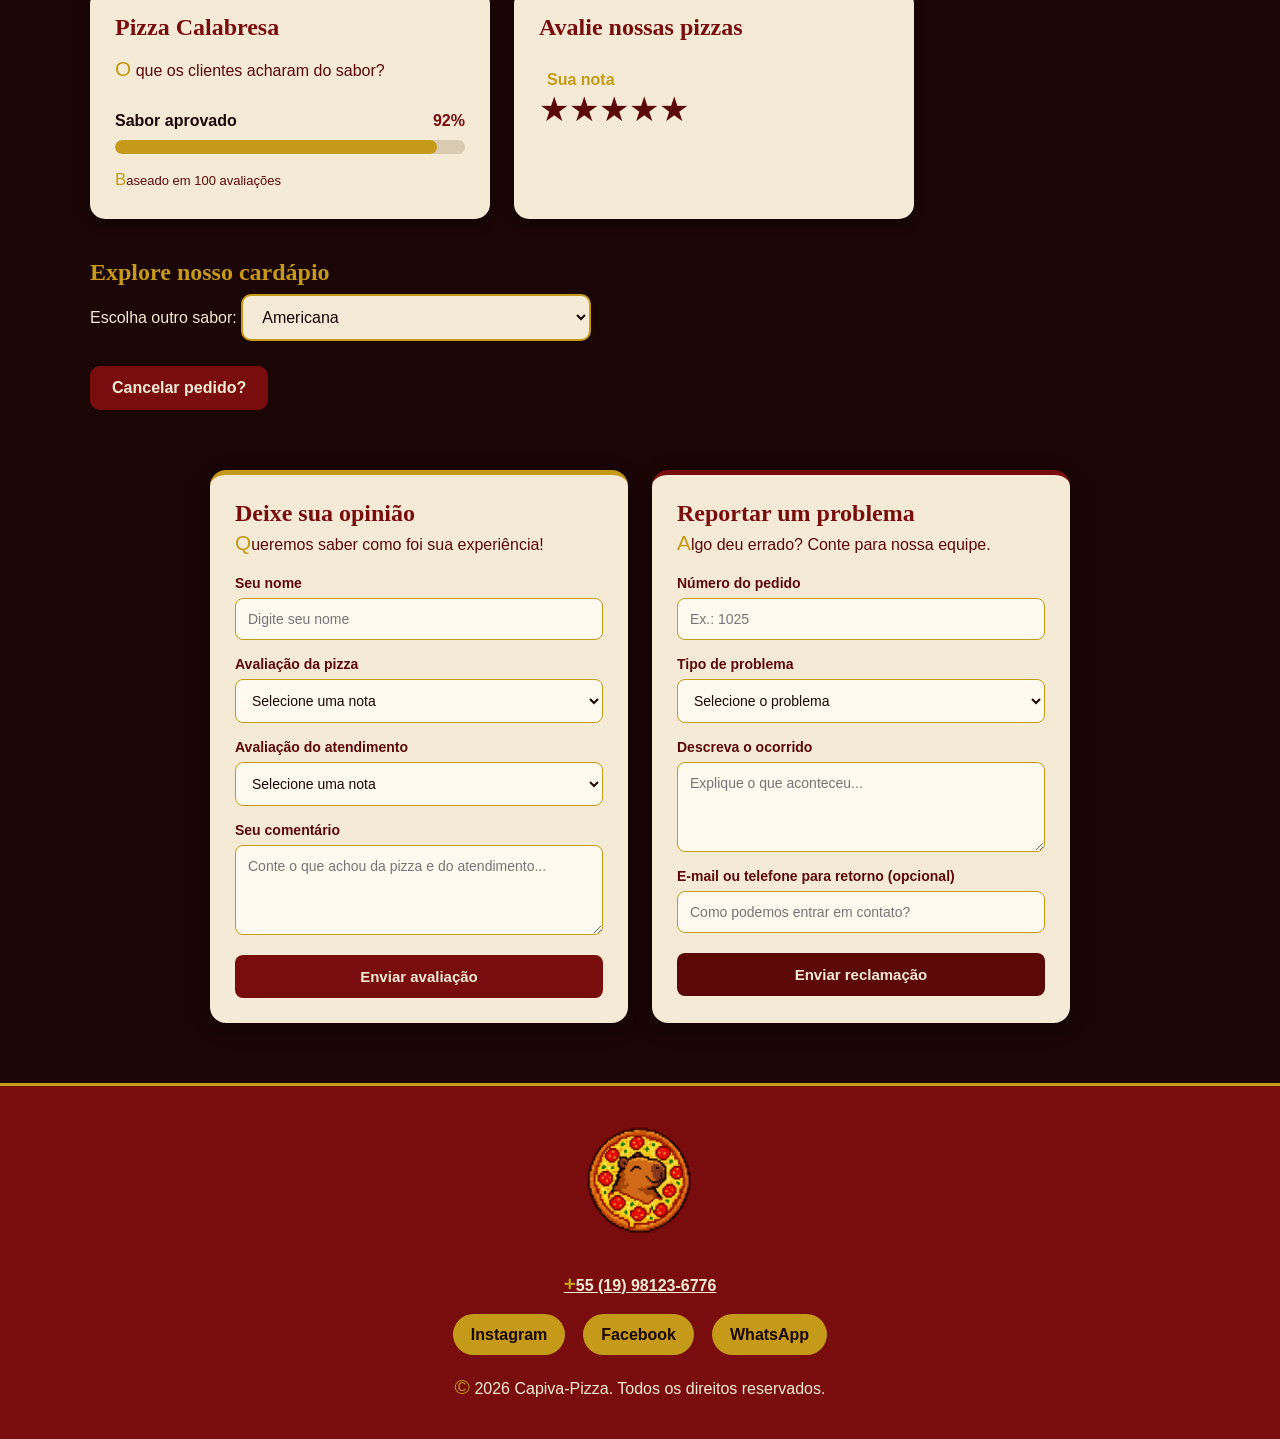
<file: jonass/finalizacao_pedido.html>
<!DOCTYPE html>
<html lang="pt-BR">

<head>
    <meta charset="UTF-8">
    <meta name="viewport" content="width=device-width, initial-scale=1.0">

    <link rel="shortcut icon" href="../img/LogoInicialSemFundo.png" type="image/png">
    <link rel="stylesheet" href="style.css">

    <title>Detalhes dos pratos | Capiva-Pizza</title>
    <meta name="description" content="Confira os detalhes e opções dos pratos da Capiva-Pizza para escolher sua próxima pizza.">
    <link rel="canonical" href="https://gabrielaraujo-eng.github.io/CapivaPizza/jonass/finalizacao_pedido.html">
    <meta property="og:type" content="website">
    <meta property="og:site_name" content="Capiva-Pizza">
    <meta property="og:locale" content="pt_BR">
    <meta property="og:url" content="https://gabrielaraujo-eng.github.io/CapivaPizza/jonass/finalizacao_pedido.html">
    <meta property="og:title" content="Detalhes dos pratos | Capiva-Pizza">
    <meta property="og:description" content="Confira os detalhes e opções dos pratos da Capiva-Pizza para escolher sua próxima pizza.">
    <meta property="og:image" content="https://gabrielaraujo-eng.github.io/CapivaPizza/img/og-share.jpg">
    <meta property="og:image:type" content="image/jpeg">
    <meta property="og:image:width" content="1200">
    <meta property="og:image:height" content="377">
    <meta property="og:image:alt" content="Prévia social da Capiva-Pizza, projeto educacional de pizzaria.">
    <meta name="twitter:card" content="summary_large_image">
    <meta name="twitter:title" content="Detalhes dos pratos | Capiva-Pizza">
    <meta name="twitter:description" content="Confira os detalhes e opções dos pratos da Capiva-Pizza para escolher sua próxima pizza.">
    <meta name="twitter:image" content="https://gabrielaraujo-eng.github.io/CapivaPizza/img/og-share.jpg">
    <meta name="twitter:image:alt" content="Prévia social da Capiva-Pizza, projeto educacional de pizzaria.">
</head>

<body>

    <!-- CABEÇALHO -->
    <header class="cabecalho-principal">
        <a href="../home/index.html" class="logo">
            <img src="../img/LogoPizza.png" alt="Capiva-Pizza — página inicial" width="90" height="90">
        </a>

        <nav>
            <ul class="menu">
                <li><a href="../index.html">Home</a></li>
                <li><a href="../cardapio/cardapio.html">Cardápio</a></li>
                <li><a href="../jonass/finalizacao_pedido.html">Detalhe dos pratos</a></li>
                <li><a href="../reserva/index.html" aria-current="page">Reserva de mesa</a></li>
                <li><a href="../contato/index.html">Contato</a></li>
            </ul>
        </nav>
    </header>

    <main>

        <section class="pizza-principal">

            <h2>Sabor selecionado: Calabresa</h2>

            <figure class="baner-imagem">
                <img
                    src="https://cdn6.campograndenews.com.br/uploads/noticias/2022/03/04/3cb5530b66938475b217183a18974de301f5b0fd.jpg"
                    alt="Pizza de calabresa"
                    width="320"
                >
                <figcaption>Pizza de calabresa</figcaption>
            </figure>

            <h2>Composição</h2>

            <p>
                <strong>Massa de longa fermentação:</strong>
                preparada com farinha italiana tipo 00 e fermentada
                por 24 a 48 horas. O resultado é uma massa leve,
                com bordas altas, aeradas e levemente tostadas.
            </p>

            <p>
                <strong>Molho de tomate San Marzano:</strong>
                um molho rústico e fresco, preparado com tomates
                pelados italianos, uma pitada de sal marinho
                e folhas de manjericão.
            </p>

            <p>
                <strong>Queijos especiais:</strong>
                fior di latte e stracciatella, que proporcionam
                cremosidade e um sabor diferenciado.
            </p>

            <p>
                <strong>Calabresa laminada e defumada:</strong>
                linguiça calabresa artesanal, cortada em fatias
                finas, com bordas crocantes e sabor defumado.
            </p>

            <h2>
                De <s>R$ 45,50</s>
                por apenas R$ 25,00!
            </h2>

            <!-- Promoção -->
            <div class="letreiro">
                <div class="trilho">
                    <span>🔥 PROMOÇÃO IMPERDÍVEL - Aproveite !!! </span>
                    <span aria-hidden="true">Na compra de 2 Pizzas você garante um refrigerante e uma pizza broto de brinde Aproveite!</span>
                </div>
            </div>

            <button type="button" class="botao" id="participar">
                Participe agora
            </button>

            <!-- Escolha do tamanho -->
            <fieldset id="tamanho-pizza">
                <legend>Tamanho da pizza</legend>

                <label>
                    <input type="radio" name="tamanho" value="P">
                    P
                </label>

                <label>
                    <input type="radio" name="tamanho" value="M">
                    M
                </label>

                <label>
                    <input type="radio" name="tamanho" value="G">
                    G
                </label>
            </fieldset>

            <button type="button" class="botao" id="finalizar">
                finalizar compra
            </button>

            <p id="retornoPedido" class="retorno" role="status"></p>
        </section>

        <!-- Outros sabores -->
        <section class="outros-sabores">

            <h2>Outros sabores que você também pode gostar</h2>

            <article class="pizza">
                <figure>
                    <img
                        src="https://cdn.vucasolution.com.br/upload/w_800/https://gryyplgyeyqb.compat.objectstorage.sa-saopaulo-1.oraclecloud.com/vuca-cdn/dommarv/arqs/produtos/fdec5baee33dd779511c67f7c63ded4bf111b6cf.jpg"
                        alt="Pizza americana"
                        width="320"
                    >
                    <figcaption>Pizza americana</figcaption>
                </figure>

                <p>
                    De <s>R$ 35,00</s>
                    por <strong>R$ 25,00</strong>
                </p>
            </article>

            <article class="pizza">
                <figure>
                    <img
                        src="https://www.receitasnestle.com.br/sites/default/files/srh_recipes/c2d1b42e841cd70b0512821623906608.jpg"
                        alt="Pizza de mussarela"
                        width="320"
                    >
                    <figcaption>Pizza de mussarela</figcaption>
                </figure>

                <p>
                    De <s>R$ 30,00</s>
                    por <strong>R$ 20,00</strong>
                </p>
            </article>

        </section>

        <!-- Avaliações -->
        <div class="painel-avaliacoes">

            <div class="avaliacao">
                <h2> Pizza Calabresa</h2>
                <p>O que os clientes acharam do sabor?</p>

                <div class="info">
                    <span>Sabor aprovado</span>
                    <span>92%</span>
                </div>

                <div class="barra">
                    <div class="progresso"></div>
                </div>

                <p class="total">Baseado em 100 avaliações</p>
            </div>

            <section class="avaliacao">

                <h2>Avalie nossas pizzas</h2>

                <fieldset class="estrelas">
                    <legend>Sua nota</legend>

                    <input type="radio" name="nota" id="n5" value="5">
                    <label for="n5" aria-label="5 estrelas">★</label>

                    <input type="radio" name="nota" id="n4" value="4">
                    <label for="n4" aria-label="4 estrelas">★</label>

                    <input type="radio" name="nota" id="n3" value="3">
                    <label for="n3" aria-label="3 estrelas">★</label>

                    <input type="radio" name="nota" id="n2" value="2">
                    <label for="n2" aria-label="2 estrelas">★</label>

                    <input type="radio" name="nota" id="n1" value="1">
                    <label for="n1" aria-label="1 estrela">★</label>
                </fieldset>

            </section>

        </div>

        <!-- Lista de sabores -->
        <section class="opcoes">

            <h2>Explore nosso cardápio</h2>

            <label for="lanche">Escolha outro sabor:</label>

            <select id="lanche" name="sabor">
                <optgroup label="Pizzas salgadas">
                    <option value="americana">Americana</option>
                    <option value="malagueta">Malagueta</option>
                    <option value="quatro-queijos">4 queijos</option>
                    <option value="frango">Frango</option>
                    <option value="brocolis">Brócolis</option>
                    <option value="bacon">Bacon</option>
                    <option value="portuguesa">Portuguesa</option>
                    <option value="especial">Especial da casa</option>
                    <option value="palmito">Palmito</option>
                    <option value="carne-seca">Carne seca</option>
                    <option value="frango-catupiry">Frango com catupiry</option>
                    <option value="pepperoni">Pepperoni</option>
                    <option value="marguerita">Marguerita</option>
                </optgroup>

                <optgroup label="Pizzas doces">
                    <option value="brigadeiro">Brigadeiro</option>
                    <option value="mesclada">Mesclada</option>
                    <option value="banana-nevada">Banana nevada</option>
                    <option value="chocolate-morango">Chocolate com morango</option>
                    <option value="romeu-julieta">Romeu e Julieta</option>
                </optgroup>
            </select>

        </section>

        <!-- Cancelamento do pedido -->
        <section class="cancelamento">

            <button type="button" id="abrir">
                Cancelar pedido?
            </button>

            <p id="retornoCancelamento" class="retorno" role="status"></p>

            <dialog id="confirma">
                <h2>Tem certeza?</h2>

                <p>Essa ação não pode ser desfeita.</p>

                <button type="button" id="cancelar">
                    Voltar
                </button>

                <button type="button" id="confirmar">
                    Sim, excluir
                </button>
            </dialog>

        </section>

        <!-- Feedback dos clientes -->
        <section class="area-feedback">

            <!-- FORMULÁRIO DE AVALIAÇÃO -->
            <section class="card-feedback">
                <h2> Deixe sua opinião</h2>
                <p>Queremos saber como foi sua experiência!</p>

                <form id="formAvaliacao">
                    <label for="nome">Seu nome</label>
                    <input
                        type="text"
                        id="nome"
                        placeholder="Digite seu nome"
                        autocomplete="name"
                        required
                    >

                    <label for="pizza">Avaliação da pizza</label>
                    <select id="pizza" required>
                        <option value="">Selecione uma nota</option>
                        <option value="5"> Excelente</option>
                        <option value="4"> Muito boa</option>
                        <option value="3"> Boa</option>
                        <option value="2"> Regular</option>
                        <option value="1"> Ruim</option>
                    </select>

                    <label for="atendimento">Avaliação do atendimento</label>
                    <select id="atendimento" required>
                        <option value="">Selecione uma nota</option>
                        <option value="5"> Excelente</option>
                        <option value="4"> Muito bom</option>
                        <option value="3"> Bom</option>
                        <option value="2"> Regular</option>
                        <option value="1"> Ruim</option>
                    </select>

                    <label for="comentario">Seu comentário</label>
                    <textarea
                        id="comentario"
                        placeholder="Conte o que achou da pizza e do atendimento..."
                        rows="4"
                        required
                    ></textarea>

                    <button type="submit" class="btn-avaliacao">
                        Enviar avaliação
                    </button>

                    <p id="retornoAvaliacao" role="status"></p>
                </form>
            </section>

            <!-- FORMULÁRIO DE RECLAMAÇÃO -->
            <section class="card-feedback problema">
                <h2>Reportar um problema</h2>
                <p>Algo deu errado? Conte para nossa equipe.</p>

                <form id="formProblema">
                    <label for="numeroPedido">Número do pedido</label>
                    <input
                        type="text"
                        id="numeroPedido"
                        placeholder="Ex.: 1025"
                        inputmode="numeric"
                        required
                    >

                    <label for="tipoProblema">Tipo de problema</label>
                    <select id="tipoProblema" required>
                        <option value="">Selecione o problema</option>
                        <option value="Pedido errado">Pedido errado</option>
                        <option value="Item faltando">Item faltando</option>
                        <option value="Pizza fria">Pizza chegou fria</option>
                        <option value="Atraso">Atraso na entrega</option>
                        <option value="Qualidade">Problema com a qualidade</option>
                        <option value="Atendimento">Problema no atendimento</option>
                        <option value="Pagamento">Erro no pagamento</option>
                        <option value="Outro">Outro problema</option>
                    </select>

                    <label for="descricaoProblema">Descreva o ocorrido</label>
                    <textarea
                        id="descricaoProblema"
                        placeholder="Explique o que aconteceu..."
                        rows="4"
                        required
                    ></textarea>

                    <label for="contatoRetorno">E-mail ou telefone para retorno (opcional)</label>
                    <input
                        type="text"
                        id="contatoRetorno"
                        placeholder="Como podemos entrar em contato?"
                    >

                    <button type="submit" class="btn-problema">
                        Enviar reclamação
                    </button>

                    <p id="retornoProblema" role="status"></p>
                </form>
            </section>

        </section>

    </main>

    <!-- RODAPÉ -->
    <footer id="contato" class="rodape">
        <a href="../home/index.html" class="logo-rodape">
            <img src="../img/LogoPizza.png" alt="Capiva-Pizza" width="120" height="120">
        </a>

        <article class="telefone">
            <p><a href="tel:+5519981236776">+55 (19) 98123-6776</a></p>
        </article>

        <nav aria-label="Redes sociais">
            <ul class="redes-sociais">
                <li><a href="#" aria-label="Instagram">Instagram</a></li>
                <li><a href="#" aria-label="Facebook">Facebook</a></li>
                <li><a href="https://wa.me/5519981236776" target="_blank" rel="noopener" aria-label="WhatsApp">WhatsApp</a></li>
            </ul>
        </nav>

        <p class="direitos">© 2026 Capiva-Pizza. Todos os direitos reservados.</p>
    </footer>

    <script src="script.js"></script>
</body>

</html>
</file>
<file: style.css>
/* PALETA INSPIRADA NA LOGO — VERSÃO MAIS ESCURA
   Vermelho bordô:  #790D0D
   Vermelho escuro: #5C0808
   Amarelo mostarda: #C49A18
   Fundo: #1B0505
   Creme: #F4EAD5
*/
* {
    margin: 0;
    padding: 0;
    box-sizing: border-box;
}

html {
    scroll-behavior: smooth;
}

body {
    font-family: Arial, Helvetica, sans-serif;
    background-color: #1B0505;
    color: #F4EAD5;
}

/* CABEÇALHO */
.cabecalho-principal {
    display: flex;
    justify-content: space-between;
    align-items: center;
    gap: 24px;
    padding: 8px 3%;
    background-color: #790D0D;
    border-bottom: 3px solid #C49A18;
}

.logo img {
    width: auto;
    height: 84px;
    max-width: 100%;
    display: block;
}

.menu {
    display: flex;
    align-items: center;
    justify-content: center;
    flex-wrap: wrap;
    gap: 24px;
    list-style: none;
}

.menu a {
    color: #F4EAD5;
    text-decoration: none;
    font-size: 17px;
    font-weight: bold;
}

.menu a:hover,
.menu a[aria-current="page"] {
    color: #C49A18;
}

a:focus-visible,
button:focus-visible {
    outline: 3px solid #C49A18;
    outline-offset: 3px;
}

/* BANNERS */
.banner-principal {
    background: linear-gradient(135deg, #5C0808, #1B0505);
}

.banner-principal img {
    width: 100%;
    height: auto;
    max-height: 78vh;
    object-fit: cover;
    display: block;
}

/* CARROSSEL NO ESPAÇO DO BANNER PROMOCIONAL */
.banner-principal {
    margin-bottom: 12px;
}

.banner-promocional {
    position: relative;
    width: 100%;
}

.carrossel-banner {
    display: flex;
    align-items: center;
    gap: 10px;
    padding: 0 12px;
}

.janela-banner {
    width: 100%;
    overflow: hidden;
}

.faixa-banner {
    display: flex;
    transition: transform 0.45s ease;
}

.faixa-banner img {
    flex: 0 0 100%;
    width: 100%;
    height: auto;
    display: block;
    border-radius: 8px;
    background: linear-gradient(135deg, #5C0808, #1B0505);
}

.seta-banner {
    flex-shrink: 0;
    width: 38px;
    height: 38px;
    border: none;
    border-radius: 50%;
    background-color: #790D0D;
    color: #F4EAD5;
    font-size: 19px;
    cursor: pointer;
    z-index: 1;
}

.seta-banner:hover {
    background-color: #C49A18;
    color: #1B0505;
}

.indicadores-banner {
    display: flex;
    justify-content: center;
    gap: 10px;
    padding: 12px 0 4px;
}

.indicador-banner {
    width: 11px;
    height: 11px;
    border: none;
    border-radius: 50%;
    background-color: #8A6660;
    cursor: pointer;
}

.indicador-banner.ativo {
    background-color: #C49A18;
}

/* CARDÁPIO */
.secao-cardapio {
    padding: 55px 6% 75px;
}

.titulo-secao {
    text-align: center;
    margin-bottom: 32px;
}

.subtitulo {
    color: #C49A18;
    font-size: 16px;
    margin-bottom: 8px;
}

.titulo-secao h1 {
    color: #F4EAD5;
    font-size: 32px;
}

.lista-categorias {
    display: grid;
    grid-template-columns: repeat(4, 1fr);
    gap: 28px;
    list-style: none;
    margin: 0;
    padding: 0;
}

.card {
    height: 100%;
    background-color: #F4EAD5;
    color: #1B0505;
    border: 2px solid #C49A18;
    border-radius: 10px;
    overflow: hidden;
    box-shadow: 0 6px 18px rgba(0, 0, 0, 0.35);
    transition: transform 0.25s, box-shadow 0.25s;
}

.card:hover {
    transform: translateY(-5px);
    box-shadow: 0 14px 28px rgba(0, 0, 0, 0.5);
}

.card figure {
    margin: 0;
}

.card img {
    width: 100%;
    height: 190px;
    display: block;
    object-fit: cover;
    background-color: #E8D9B8;
}

.card img.imagem-reserva {
    object-fit: contain;
    padding: 14px;
}

.card-conteudo {
    padding: 18px;
    text-align: center;
}

.card h2 {
    color: #790D0D;
    font-size: 21px;
    margin-bottom: 12px;
}

.card p {
    font-size: 15px;
    line-height: 1.5;
    min-height: 90px;
}

.botao {
    display: inline-block;
    transition: background-color 0.2s, color 0.2s, transform 0.2s;
    margin-top: 15px;
    padding: 10px 22px;
    background-color: #790D0D;
    color: #F4EAD5;
    text-decoration: none;
    border-radius: 22px;
    font-weight: bold;
}

.botao:hover {
    background-color: #5C0808;
    color: #C49A18;
    transform: translateY(-2px);
}

/* DETALHES DOS PRATOS */
.detalhes-pratos {
    text-align: center;
    padding: 45px 6%;
    background-color: #5C0808;
    border-top: 3px solid #C49A18;
    border-bottom: 3px solid #C49A18;
}

.detalhes-pratos h2 {
    color: #C49A18;
    margin-bottom: 12px;
}

/* RODAPÉ */
.rodape {
    display: flex;
    flex-direction: column;
    align-items: center;
    gap: 25px;
    padding: 35px 6%;
    background-color: #790D0D;
    border-top: 3px solid #C49A18;
    color: #F4EAD5;
    text-align: center;
}

.logo-rodape img {
    width: auto;
    height: 120px;
    max-width: 100%;
    display: block;
}

.redes-sociais {
    display: flex;
    justify-content: center;
    flex-wrap: wrap;
    gap: 18px;
    list-style: none;
}

.redes-sociais a {
    color: #1B0505;
    background-color: #C49A18;
    text-decoration: none;
    padding: 12px 18px;
    border-radius: 50px;
    font-weight: bold;
}

.redes-sociais a:hover {
    background-color: #F4EAD5;
}

.telefone a {
    color: #F4EAD5;
    text-decoration: none;
    font-weight: bold;
}

.telefone a:hover {
    color: #C49A18;
}

.direitos {
    font-size: 16px;
}

/* TABLET */
@media (max-width: 900px) {
    .cabecalho-principal {
        flex-direction: column;
    }

    .lista-categorias {
        grid-template-columns: repeat(2, 1fr);
    }
}

/* CELULAR */
@media (max-width: 600px) {
    .carrossel-banner {
        gap: 5px;
        padding: 0 5px;
    }

    .seta-banner {
        width: 30px;
        height: 30px;
        font-size: 15px;
    }

    .cabecalho-principal {
        padding: 18px 5%;
    }

    .logo img {
        height: 72px;
    }

    .menu {
        gap: 14px;
    }

    .menu a {
        font-size: 15px;
    }

    .secao-cardapio {
        padding: 40px 5%;
    }

    .titulo-secao h1 {
        font-size: 26px;
    }

    .lista-categorias {
        grid-template-columns: 1fr;
    }

    .card img {
        height: 220px;
    }

    .direitos {
        font-size: 13px;
    }
}

@media (prefers-reduced-motion: reduce) {
    html {
        scroll-behavior: auto;
    }

    * {
        transition: none !important;
    }
}
</file>
<file: css/comum.css>
/* ==================================================
   ESTILO COMUM — mesmo tema da Home, Cardápio e Detalhes
   (usado pelas páginas Contato e Reserva)
   Paleta: bordô #790D0D · vinho #5C0808 · mostarda #C49A18
           fundo #1B0505 · creme #F4EAD5
================================================== */

:root {
    --bordo: #790D0D;
    --vermelho-escuro: #5C0808;
    --mostarda: #C49A18;
    --fundo: #1B0505;
    --creme: #F4EAD5;
    --creme-claro: #FFFAF0;
    --creme-escuro: #D8CBB2;
}

* {
    margin: 0;
    padding: 0;
    box-sizing: border-box;
}

html {
    scroll-behavior: smooth;
}

body {
    font-family: Arial, Helvetica, sans-serif;
    background-color: var(--fundo);
    color: var(--creme);
    line-height: 1.6;
    min-height: 100vh;
    display: flex;
    flex-direction: column;
}

main {
    flex: 1;
}

h1,
h2,
h3 {
    font-family: Georgia, "Times New Roman", Times, serif;
}

a:focus-visible,
button:focus-visible,
input:focus-visible,
select:focus-visible,
textarea:focus-visible {
    outline: 3px solid var(--mostarda);
    outline-offset: 3px;
}

/* CABEÇALHO */
.cabecalho-principal {
    display: flex;
    justify-content: space-between;
    align-items: center;
    gap: 24px;
    padding: 8px 3%;
    background-color: var(--bordo);
    border-bottom: 3px solid var(--mostarda);
}

.logo img {
    width: auto;
    height: 84px;
    max-width: 100%;
    display: block;
}

.menu {
    display: flex;
    align-items: center;
    justify-content: center;
    flex-wrap: wrap;
    gap: 24px;
    list-style: none;
}

.menu a {
    color: var(--creme);
    text-decoration: none;
    font-size: 17px;
    font-weight: bold;
    transition: color 0.3s;
}

.menu a:hover,
.menu a[aria-current="page"] {
    color: var(--mostarda);
}

/* BOTÕES */
.botao {
    display: inline-block;
    background-color: var(--mostarda);
    color: var(--fundo);
    padding: 13px 26px;
    border: none;
    border-radius: 14px;
    font-size: 16px;
    font-weight: bold;
    cursor: pointer;
    text-decoration: none;
    transition: transform 0.2s, box-shadow 0.2s, background-color 0.2s, color 0.2s;
}

.botao:hover {
    background-color: var(--bordo);
    color: var(--creme);
    transform: translateY(-3px);
    box-shadow: 0 14px 20px -8px rgba(196, 154, 24, 0.35);
}

.botao:active {
    transform: translateY(-1px) scale(0.98);
}

/* RODAPÉ */
.rodape {
    display: flex;
    flex-direction: column;
    align-items: center;
    gap: 25px;
    padding: 35px 6%;
    background-color: var(--bordo);
    border-top: 3px solid var(--mostarda);
    color: var(--creme);
    text-align: center;
}

.logo-rodape img {
    width: auto;
    height: 120px;
    max-width: 100%;
    display: block;
}

.telefone a {
    color: var(--creme);
    font-weight: bold;
    text-decoration: none;
}

.telefone a:hover {
    color: var(--mostarda);
}

.redes-sociais {
    display: flex;
    justify-content: center;
    flex-wrap: wrap;
    gap: 18px;
    list-style: none;
}

.redes-sociais a {
    color: var(--fundo);
    background-color: var(--mostarda);
    text-decoration: none;
    padding: 12px 18px;
    border-radius: 50px;
    font-weight: bold;
    transition: background-color 0.3s;
}

.redes-sociais a:hover {
    background-color: var(--creme);
}

.direitos {
    font-size: 16px;
}

/* RESPONSIVO */
@media (max-width: 900px) {
    .cabecalho-principal {
        flex-direction: column;
        padding: 12px 5%;
    }
}

@media (max-width: 600px) {
    .logo img {
        height: 72px;
    }

    .menu {
        gap: 14px;
    }

    .menu a {
        font-size: 15px;
    }

    .direitos {
        font-size: 13px;
    }
}

@media (prefers-reduced-motion: reduce) {
    html {
        scroll-behavior: auto;
    }

    *,
    *::before,
    *::after {
        animation-duration: 0.01ms !important;
        transition-duration: 0.01ms !important;
    }
}
</file>
<file: contato/style.css>
/* Página de Contato — usa o tema de ../css/comum.css */

main {
    width: 90%;
    max-width: 1000px;
    margin: 40px auto 60px;
}

main section + section {
    margin-top: 56px;
}

main h1,
main h2 {
    color: var(--mostarda);
    text-align: center;
    margin-bottom: 22px;
}

main h1 {
    font-size: clamp(2rem, 6vw, 2.8rem);
}

main h1::after,
main h2::after {
    content: "";
    display: block;
    width: 56px;
    height: 3px;
    margin: 12px auto 0;
    background: var(--bordo);
    border-radius: 2px;
}

/* Sobre nós */
#sobre figure {
    margin: 0 0 26px;
}

#sobre figure img {
    width: 100%;
    height: 340px;
    object-fit: cover;
    border-radius: 14px;
    border: 2px solid var(--mostarda);
    background: linear-gradient(135deg, var(--vermelho-escuro), var(--fundo));
}

#sobre figure img.sem-foto {
    object-fit: contain;
    padding: 30px;
}

#sobre figcaption {
    margin-top: 10px;
    text-align: center;
    font-family: Georgia, "Times New Roman", serif;
    font-weight: bold;
    color: var(--mostarda);
}

.textoSobre {
    max-width: 760px;
    margin: 0 auto;
    text-align: center;
}

.textoSobre p {
    font-size: 1.05rem;
    line-height: 1.8;
    margin-bottom: 14px;
}

.textoSobre p:first-child::first-letter {
    font-size: 1.4em;
    color: var(--mostarda);
}

/* Informações de contato */
.descricaoContato,
.descricaoMensagem {
    text-align: center;
    margin-bottom: 26px;
}

address {
    display: flex;
    flex-wrap: wrap;
    justify-content: center;
    gap: 20px;
    font-style: normal;
}

.contato-item {
    flex: 1 1 280px;
    max-width: 320px;
    background-color: var(--creme);
    color: var(--fundo);
    border-radius: 14px;
    border-top: 5px solid var(--mostarda);
    padding: 22px;
    text-align: center;
    box-shadow: 0 5px 18px rgba(0, 0, 0, 0.3);
}

.contato-item h3 {
    color: var(--bordo);
    font-size: 1.1rem;
    margin-bottom: 8px;
}

.contato-item p,
.contato-item a {
    color: var(--fundo);
    font-size: 0.98rem;
    text-decoration: none;
}

.contato-item a {
    font-weight: bold;
    border-bottom: 1px dotted var(--bordo);
}

.contato-item a:hover {
    color: var(--bordo);
}

/* Formulário */
#form-contato {
    max-width: 640px;
    margin: 0 auto;
    padding: 28px;
    background-color: var(--creme);
    color: var(--fundo);
    border-radius: 16px;
    border-top: 5px solid var(--mostarda);
    box-shadow: 0 5px 20px rgba(0, 0, 0, 0.3);
}

.form-group + .form-group {
    margin-top: 18px;
}

.form-group label {
    display: block;
    margin-bottom: 7px;
    font-size: 14px;
    font-weight: bold;
    color: var(--vermelho-escuro);
}

.form-group input,
.form-group textarea {
    display: block;
    width: 100%;
    padding: 12px;
    border: 1px solid var(--mostarda);
    border-radius: 8px;
    background: var(--creme-claro);
    color: var(--fundo);
    font-family: inherit;
    font-size: 15px;
}

.form-group textarea {
    resize: vertical;
}

.form-group input:focus,
.form-group textarea:focus {
    border-color: var(--bordo);
}

#form-contato button[type="submit"] {
    width: 100%;
    padding: 14px;
    border: none;
    border-radius: 8px;
    background: var(--bordo);
    color: var(--creme);
    font-size: 15px;
    font-weight: bold;
    cursor: pointer;
    transition: background-color 0.2s, color 0.2s;
}

#form-contato button[type="submit"]:hover {
    background: var(--mostarda);
    color: var(--fundo);
}

#ok {
    max-width: 640px;
    margin: 18px auto 0;
    padding: 14px 18px;
    text-align: center;
    font-weight: bold;
    border-radius: 10px;
    background: var(--vermelho-escuro);
    border: 1px solid var(--mostarda);
    color: var(--creme);
}

@media (max-width: 600px) {
    main {
        width: 92%;
        margin: 26px auto 40px;
    }

    #sobre figure img {
        height: 220px;
    }

    #form-contato {
        padding: 20px 16px;
    }
}
</file>
<file: reserva/reserva.css>
/* Página de Reserva — usa o tema de ../css/comum.css */

main {
    width: 90%;
    max-width: 1000px;
    margin: 40px auto 60px;
}

.reserva-topo {
    display: grid;
    grid-template-columns: 1.2fr 1fr;
    align-items: center;
    gap: 40px;
    margin-bottom: 56px;
}

.subtitulo {
    color: var(--mostarda);
    font-size: 16px;
    margin-bottom: 8px;
}

.reserva-texto h1 {
    color: var(--creme);
    font-size: clamp(2rem, 6vw, 3rem);
    margin-bottom: 16px;
}

.reserva-texto p:not(.subtitulo) {
    font-size: 1.05rem;
    line-height: 1.8;
    margin-bottom: 24px;
}

.reserva-imagem {
    margin: 0;
    text-align: center;
}

.reserva-imagem img {
    width: 100%;
    max-width: 320px;
    height: auto;
    border-radius: 50%;
    border: 4px solid var(--mostarda);
    box-shadow: 0 14px 34px rgba(0, 0, 0, 0.5);
}

.reserva-formulario h2 {
    color: var(--mostarda);
    text-align: center;
    margin-bottom: 22px;
}

.reserva-formulario h2::after {
    content: "";
    display: block;
    width: 56px;
    height: 3px;
    margin: 12px auto 0;
    background: var(--bordo);
    border-radius: 2px;
}

#form-reserva {
    max-width: 640px;
    margin: 0 auto;
    padding: 28px;
    background-color: var(--creme);
    color: var(--fundo);
    border-radius: 16px;
    border-top: 5px solid var(--mostarda);
    box-shadow: 0 5px 20px rgba(0, 0, 0, 0.3);
}

.campo + .campo,
.duas-colunas + .campo {
    margin-top: 18px;
}

.duas-colunas .campo + .campo {
    margin-top: 0;
}

.duas-colunas {
    align-items: start;
    display: grid;
    grid-template-columns: 1fr 1fr;
    gap: 16px;
    margin-top: 18px;
}

.campo label {
    display: block;
    margin-bottom: 7px;
    font-size: 14px;
    font-weight: bold;
    color: var(--vermelho-escuro);
}

.campo input {
    display: block;
    width: 100%;
    height: 46px;
    padding: 0 12px;
    border: 1px solid var(--mostarda);
    border-radius: 8px;
    background: var(--creme-claro);
    color: var(--fundo);
    font-family: inherit;
    font-size: 15px;
}

.campo input:focus {
    border-color: var(--bordo);
}

.campo input.invalido {
    border-color: #b3261e;
    background: #fff1ef;
}

.erro {
    display: block;
    min-height: 0;
    margin-top: 5px;
    font-size: 13px;
    font-weight: bold;
    color: #b3261e;
}

#form-reserva button[type="submit"] {
    width: 100%;
    margin-top: 24px;
    background: var(--bordo);
    color: var(--creme);
}

#form-reserva button[type="submit"]:hover {
    background: var(--mostarda);
    color: var(--fundo);
}

.resultado {
    margin-top: 20px;
    padding: 16px 18px;
    border-radius: 10px;
    background: var(--vermelho-escuro);
    border: 1px solid var(--mostarda);
    color: var(--creme);
    line-height: 1.6;
}

.resultado strong {
    color: var(--mostarda);
}

@media (max-width: 760px) {
    .reserva-topo {
        grid-template-columns: 1fr;
        text-align: center;
    }

    .reserva-imagem {
        order: -1;
    }

    .reserva-imagem img {
        max-width: 220px;
    }
}

@media (max-width: 600px) {
    main {
        width: 92%;
        margin: 26px auto 40px;
    }

    #form-reserva {
        padding: 20px 16px;
    }

    .duas-colunas {
        grid-template-columns: 1fr;
    }
    
}
</file>
<file: cardapio/cardapio.css>
:root {
  --preto: #0b0b0c;
  --grafite: #151517;
  --card: #1a1a1d;
  --linha: #2b2b30;
  --vermelho: #d9181f;
  --vermelho-escuro: #a80f15;
  --vermelho-claro: #ff3b42;
  --texto: #f4f1ee;
  --texto-suave: #a8a29c;
  --raio: 10px;
  --fonte-titulo: Georgia, "Times New Roman", serif;
  --fonte-texto: "Segoe UI", system-ui, -apple-system, Roboto, Arial, sans-serif;
}

* { box-sizing: border-box; margin: 0; padding: 0; }

html { scroll-behavior: smooth; }

body {
  font-family: var(--fonte-texto);
  background: var(--preto);
  color: var(--texto);
  line-height: 1.6;
  min-height: 100vh;
  display: flex;
  flex-direction: column;
}

a { color: inherit; text-decoration: none; }
ul { list-style: none; }
img { display: block; max-width: 100%; }

/* ---------- Cabeçalho ---------- */
.cabecalho-principal {
    display: flex;
    justify-content: space-between;
    align-items: center;
    gap: 24px;
    padding: 8px 3%;
    background-color: #790D0D;
    border-bottom: 3px solid #C49A18;
}

.logo img {
    width: auto;
    height: 84px;
    max-width: 100%;
    display: block;
}

.menu {
    display: flex;
    align-items: center;
    justify-content: center;
    flex-wrap: wrap;
    gap: 24px;
    list-style: none;
}

.menu a {
    color: #F4EAD5;
    text-decoration: none;
    font-size: 17px;
    font-weight: bold;
}

.menu a:hover,
.menu a[aria-current="page"] {
    color: #C49A18;
}
/* ---------- Conteúdo ---------- */
main {
  flex: 1;
  width: 100%;
  max-width: 1160px;
  margin: 0 auto;
  padding: 44px 24px 72px;
}

/* Filtros */
nav[aria-label="Filtros do cardápio"] ul {
  display: flex;
  flex-wrap: wrap;
  justify-content: center;
  gap: 10px;
  margin-bottom: 44px;
}

nav[aria-label="Filtros do cardápio"] button {
  font: inherit;
  font-size: .8rem;
  font-weight: 700;
  letter-spacing: 1.5px;
  text-transform: uppercase;
  padding: 11px 26px;
  border: 1px solid var(--linha);
  border-radius: 2px;
  background: var(--grafite);
  color: var(--texto-suave);
  cursor: pointer;
  transition: background .2s, color .2s, border-color .2s, transform .1s;
}

nav[aria-label="Filtros do cardápio"] button:hover {
  color: #fff;
  border-color: var(--vermelho);
}

nav[aria-label="Filtros do cardápio"] button:active { transform: scale(.97); }

nav[aria-label="Filtros do cardápio"] button.ativo {
  background: var(--vermelho);
  border-color: var(--vermelho);
  color: #fff;
  box-shadow: 0 6px 18px rgba(217, 24, 31, .35);
}

button:focus-visible,
a:focus-visible {
  outline: 2px solid var(--vermelho-claro);
  outline-offset: 3px;
}

/* Seções: só a ativa aparece */
section.lista { display: none; }
section.lista.ativo { display: block; animation: aparecer .35s ease; }

@keyframes aparecer {
  from { opacity: 0; transform: translateY(10px); }
  to   { opacity: 1; transform: none; }
}

section.lista h1 {
  font-family: var(--fonte-titulo);
  font-size: 2.2rem;
  font-weight: 700;
  text-align: center;
  letter-spacing: 1px;
  margin-bottom: 36px;
  color: #fff;
}

section.lista h1::after {
  content: "";
  display: block;
  width: 56px;
  height: 3px;
  margin: 14px auto 0;
  background: var(--vermelho);
}

/* Grade de cards */
section.lista > ul {
  display: grid;
  grid-template-columns: repeat(auto-fill, minmax(240px, 1fr));
  gap: 24px;
}

section.lista article {
  background: var(--card);
  border: 1px solid var(--linha);
  border-radius: var(--raio);
  overflow: hidden;
  height: 100%;
  display: flex;
  flex-direction: column;
  transition: transform .25s, border-color .25s, box-shadow .25s;
}

section.lista article:hover {
  transform: translateY(-5px);
  border-color: var(--vermelho);
  box-shadow: 0 14px 30px rgba(0, 0, 0, .55), 0 0 0 1px rgba(217, 24, 31, .25);
}

section.lista figure {
  aspect-ratio: 4 / 3;
  background: linear-gradient(135deg, #202024, #101012);
  overflow: hidden;
  position: relative;
}

section.lista figure::after {
  content: "";
  position: absolute;
  inset: 0;
  background: linear-gradient(to top, rgba(26, 26, 29, .85), transparent 45%);
  pointer-events: none;
}

section.lista figure img {
  width: 100%;
  height: 100%;
  object-fit: cover;
  transition: transform .5s ease;
}

section.lista article:hover figure img { transform: scale(1.06); }

section.lista figure img.sem-foto {
  object-fit: contain;
  padding: 18px;
  opacity: .85;
}

section.lista article h2 {
  font-family: var(--fonte-titulo);
  font-size: 1.2rem;
  font-weight: 700;
  padding: 16px 18px 4px;
  color: #fff;
}

section.lista article p {
  padding: 0 18px 18px;
  margin-top: auto;
}

section.lista article p a {
  display: inline-block;
  margin-top: 10px;
  padding: 9px 20px;
  border: 1px solid var(--vermelho);
  border-radius: 2px;
  color: var(--vermelho-claro);
  font-size: .75rem;
  font-weight: 700;
  letter-spacing: 1.5px;
  text-transform: uppercase;
  transition: background .2s, color .2s;
}

section.lista article p a:hover {
  background: var(--vermelho);
  color: #fff;
}

/* ---------- Rodapé ---------- */
.rodape {
    display: flex;
    flex-direction: column;
    align-items: center;
    gap: 25px;
    padding: 35px 6%;
    background-color: #790D0D;
    border-top: 3px solid #C49A18;
    color: #F4EAD5;
    text-align: center;
}

.logo-rodape img {
    width: auto;
    height: 120px;
    max-width: 100%;
    display: block;
}

.redes-sociais {
    display: flex;
    justify-content: center;
    flex-wrap: wrap;
    gap: 18px;
    list-style: none;
}

.redes-sociais a {
    color: #1B0505;
    background-color: #C49A18;
    text-decoration: none;
    padding: 12px 18px;
    border-radius: 50px;
    font-weight: bold;
}

.redes-sociais a:hover {
    background-color: #F4EAD5;
}

.telefone a {
    color: #F4EAD5;
    font-weight: bold;
}

.telefone a:hover {
    color: #C49A18;
}

.direitos {
    font-size: 16px;
}
/* ---------- Tablet ---------- */
@media (max-width: 900px) {
  .cabecalho-principal { flex-direction: column; padding: 12px 5%; }
}

/* ---------- Celular ---------- */
@media (max-width: 700px) {
  .logo img { height: 72px; }
  .menu { gap: 14px; }
  .menu a { font-size: 15px; }
  body > header { justify-content: center; text-align: center; padding: 14px 16px; }
  main { padding: 32px 14px 56px; }
  section.lista h1 { font-size: 1.7rem; }
  section.lista > ul { grid-template-columns: repeat(2, 1fr); gap: 12px; }
  section.lista article h2 { font-size: 1rem; padding: 12px 12px 2px; }
  section.lista article p { padding: 0 12px 14px; }
  section.lista article p a { padding: 8px 14px; }
  nav[aria-label="Filtros do cardápio"] button { padding: 9px 16px; }
}

@media (prefers-reduced-motion: reduce) {
  html { scroll-behavior: auto; }
  * { animation: none !important; transition: none !important; }
}
</file>
<file: jonass/style.css>
/* ==================================================
   1. PALETA DE CORES E CONFIGURAÇÕES GERAIS
================================================== */

:root {
    --bordo: #790D0D;
    --vermelho-escuro: #5C0808;
    --mostarda: #C49A18;
    --fundo: #1B0505;
    --creme: #F4EAD5;
    --creme-claro: #FFFAF0;
    --creme-escuro: #D8CBB2;
}

* {
    margin: 0;
    padding: 0;
    box-sizing: border-box;
}

html {
    scroll-behavior: smooth;
}

body {
    font-family: Arial, Helvetica, sans-serif;
    background-color: var(--fundo);
    color: var(--creme);
}

/* ==================================================
   2. CABEÇALHO E MENU DE NAVEGAÇÃO
================================================== */

.cabecalho-principal {
    display: flex;
    justify-content: space-between;
    align-items: center;
    gap: 24px;
    padding: 8px 3%;
    background-color: var(--bordo);
    border-bottom: 3px solid var(--mostarda);
}

.logo img {
    width: auto;
    height: 84px;
    max-width: 100%;
    display: block;
}

.menu {
    display: flex;
    align-items: center;
    justify-content: center;
    flex-wrap: wrap;
    gap: 24px;
    list-style: none;
}

.menu a {
    color: var(--creme);
    text-decoration: none;
    font-size: 17px;
    font-weight: bold;
    transition: color 0.3s;
}

.menu a:hover,
.menu a[aria-current="page"] {
    color: var(--mostarda);
}

a:focus-visible,
button:focus-visible {
    outline: 3px solid var(--mostarda);
    outline-offset: 3px;
}

/* ==================================================
   3. ESTRUTURA PRINCIPAL E TÍTULOS
================================================== */

main {
    width: 90%;
    max-width: 1100px;
    margin: 30px auto;
}

h1,
h2,
h3 {
    font-family: Georgia, "Times New Roman", Times, serif;
}

h1 {
    background-color: var(--bordo);
    color: var(--creme);
    text-align: center;
    font-size: clamp(2rem, 7vw, 85px);
    padding: 20px;
    margin: 0;
}

h2 {
    color: var(--mostarda);
}

p {
    line-height: 1.7;
    color: var(--creme);
}

p::first-letter {
    font-size: 1.3em;
    color: var(--mostarda);
}

/* ==================================================
   4. IMAGENS E LEGENDAS
================================================== */

figure {
    text-align: center;
    margin: 20px auto;
}

figure img {
    display: block;
    width: 100%;
    max-width: 320px;
    height: auto;
    margin: 0 auto;
    border-radius: 12px;
}

figcaption {
    text-align: center;
    font-family: Georgia, "Times New Roman", Times, serif;
    color: var(--mostarda);
    font-weight: bold;
    margin-top: 10px;
}

/* ==================================================
   5. LETREIRO ANIMADO
================================================== */

.letreiro {
    overflow: hidden;
    white-space: nowrap;
    background: var(--bordo);
    color: var(--creme);
}

.trilho {
    display: inline-flex;
    animation: passa 12s linear infinite reverse;
}

.trilho span {
    padding: 10px 24px;
}

@keyframes passa {
    from {
        transform: translateX(0);
    }

    to {
        transform: translateX(-50%);
    }
}

/* ==================================================
   6. BOTÕES
================================================== */

.botao {
    background-color: var(--mostarda);
    color: var(--fundo);
    padding: 13px 26px;
    border: none;
    border-radius: 14px;
    font-size: 16px;
    font-weight: bold;
    cursor: pointer;
    transition: transform 0.2s, box-shadow 0.2s,
                background-color 0.2s;
}

.botao:hover {
    background-color: var(--bordo);
    color: var(--creme);
    transform: translateY(-4px);
    box-shadow: 0 16px 22px -8px rgba(196, 154, 24, 0.35);
}

.botao:active {
    transform: translateY(-2px) scale(0.97);
}

/* ==================================================
   7. AVALIAÇÃO POR ESTRELAS
================================================== */

.estrelas {
    display: inline-flex;
    flex-direction: row-reverse;
    justify-content: center;
    border: none;
    padding: 0;
}

.estrelas input {
    position: absolute;
    opacity: 0;
    width: 1px;
    height: 1px;
}

.estrelas label {
    font-size: 34px;
    color: var(--vermelho-escuro);
    cursor: pointer;
    transition: color 0.15s;
}

.estrelas label:hover,
.estrelas label:hover ~ label,
.estrelas input:checked ~ label {
    color: var(--mostarda);
}

.estrelas input:focus-visible + label {
    outline: 2px solid var(--mostarda);
    outline-offset: 3px;
}

/* ==================================================
   8. HABILIDADES E BARRAS DE PROGRESSO
================================================== */

.habilidade {
    margin: 30px 0;
}

.habilidade > span {
    display: block;
    margin-bottom: 8px;
    font-weight: bold;
    color: var(--creme);
}

.habilidade .trilho {
    width: 100%;
    height: 14px;
    background-color: var(--vermelho-escuro);
    border-radius: 999px;
    overflow: hidden;
}

.habilidade .preenchido {
    width: 70%;
    height: 100%;
    border-radius: 999px;
    background: linear-gradient(
        90deg,
        var(--bordo),
        var(--mostarda)
    );
    transition: width 0.5s ease;
}

/* ==================================================
   9. CARDÁPIO E OUTROS SABORES
================================================== */

.outros-sabores {
    margin-top: 40px;
}

.pizza {
    display: inline-block;
    width: 100%;
    max-width: 350px;
    margin: 10px;
    padding: 15px;
    vertical-align: top;
    text-align: center;
    background-color: var(--creme);
    color: var(--fundo);
    border-radius: 14px;
    box-shadow: 0 4px 14px rgba(0, 0, 0, 0.3);
}

.pizza p {
    font-size: 18px;
    color: var(--fundo);
}

.pizza strong {
    color: var(--bordo);
}

/* ==================================================
   10. FORMULÁRIOS E CAMPOS DE SELEÇÃO
================================================== */

fieldset {
    margin: 20px 0;
    padding: 15px;
    border: 1px solid var(--mostarda);
    border-radius: 10px;
}

legend {
    padding: 0 8px;
    color: var(--mostarda);
    font-weight: bold;
}

select {
    max-width: 100%;
    padding: 10px;
    border: 1px solid var(--mostarda);
    border-radius: 8px;
    background-color: var(--creme);
    color: var(--fundo);
    font-size: 16px;
}

/* Seleção de lanche */

#lanche {
    width: 100%;
    max-width: 350px;
    padding: 12px 15px;
    margin-top: 8px;
    border: 2px solid var(--mostarda);
    border-radius: 10px;
    background-color: var(--creme);
    color: var(--fundo);
    font-size: 16px;
    cursor: pointer;
    outline: none;
    transition: border-color 0.3s, box-shadow 0.3s;
}

#lanche:hover,
#lanche:focus {
    border-color: var(--bordo);
    box-shadow: 0 0 0 3px rgba(196, 154, 24, 0.2);
}

#lanche optgroup {
    font-weight: bold;
    color: var(--bordo);
}

#lanche option {
    color: var(--fundo);
    padding: 8px;
}

/* ==================================================
   11. AVALIAÇÃO GERAL
================================================== */

.avaliacao {
    background: var(--creme);
    color: var(--fundo);
    max-width: 400px;
    padding: 25px;
    border-radius: 15px;
    box-shadow: 0 4px 12px rgba(0, 0, 0, 0.3);
}

.avaliacao h2 {
    color: var(--bordo);
    margin-bottom: 10px;
}

.avaliacao p {
    color: var(--vermelho-escuro);
}

.info {
    display: flex;
    justify-content: space-between;
    font-weight: bold;
    margin-top: 25px;
    margin-bottom: 10px;
}

.info span:last-child {
    color: var(--bordo);
}

.barra {
    width: 100%;
    height: 14px;
    background: var(--creme-escuro);
    border-radius: 20px;
    overflow: hidden;
}

.progresso {
    width: 92%;
    height: 100%;
    background: var(--mostarda);
    border-radius: 20px;
    animation: carregar 1.2s ease;
}

.total {
    font-size: 13px;
    margin-top: 12px;
    color: var(--vermelho-escuro);
}

@keyframes carregar {
    from {
        width: 0;
    }

    to {
        width: 92%;
    }
}

.painel-avaliacoes {
    display: flex;
    flex-wrap: wrap;
    gap: 24px;
    margin-top: 40px;
}

.painel-avaliacoes .avaliacao {
    flex: 1 1 280px;
}

.opcoes,
.cancelamento {
    margin-top: 40px;
}

.retorno {
    margin-top: 14px;
    font-weight: bold;
}

.retorno:empty {
    display: none;
}

.retorno-ok {
    color: var(--mostarda);
}

.retorno-erro {
    color: #ff9c8f;
}

figure img.sem-foto {
    object-fit: contain;
    padding: 18px;
    background-color: var(--creme-escuro);
}

.pizza figure img.sem-foto {
    background-color: var(--creme-escuro);
}

.card-feedback form p[role="status"] {
    margin-top: 14px;
    font-weight: bold;
    color: var(--bordo);
}

.card-feedback form p[role="status"]:empty {
    display: none;
}

/* ==================================================
   12. ÁREA DE FEEDBACK
================================================== */

.area-feedback {
    max-width: 900px;
    margin: 40px auto;
    padding: 20px;
    display: grid;
    grid-template-columns: repeat(2, minmax(0, 1fr));
    gap: 24px;
    font-family: Arial, sans-serif;
}

.card-feedback {
    background: var(--creme);
    color: var(--fundo);
    padding: 25px;
    border-radius: 16px;
    box-shadow: 0 5px 20px rgba(0, 0, 0, 0.3);
    border-top: 5px solid var(--mostarda);
}

.card-feedback.problema {
    border-top-color: var(--bordo);
}

.card-feedback h2 {
    color: var(--bordo);
    margin-top: 0;
}

.card-feedback p {
    color: var(--vermelho-escuro);
    line-height: 1.5;
}

.card-feedback label {
    display: block;
    margin-top: 16px;
    margin-bottom: 7px;
    font-weight: bold;
    font-size: 14px;
    color: var(--vermelho-escuro);
}

.card-feedback input,
.card-feedback select,
.card-feedback textarea {
    display: block;
    width: 100%;
    padding: 12px;
    border: 1px solid var(--mostarda);
    border-radius: 8px;
    font-size: 14px;
    background: var(--creme-claro);
    color: var(--fundo);
    font-family: inherit;
}

.card-feedback textarea {
    resize: vertical;
}

.card-feedback input:focus,
.card-feedback select:focus,
.card-feedback textarea:focus {
    outline: 2px solid var(--mostarda);
    border-color: var(--bordo);
}

.card-feedback button {
    width: 100%;
    padding: 13px;
    margin-top: 20px;
    border: none;
    border-radius: 8px;
    color: var(--creme);
    font-size: 15px;
    font-weight: bold;
    cursor: pointer;
}

.btn-avaliacao {
    background: var(--bordo);
}

.btn-problema {
    background: var(--vermelho-escuro);
}

.card-feedback button:hover {
    background: var(--mostarda);
    color: var(--fundo);
}

/* ==================================================
   13. JANELAS DE DIÁLOGO
================================================== */

dialog {
    max-width: 90%;
    border: 2px solid var(--mostarda);
    border-radius: 18px;
    padding: 26px;
    background: var(--fundo);
    color: var(--creme);
    box-shadow: 0 24px 60px rgba(0, 0, 0, 0.55);
    animation: surge 0.25s ease;
}

dialog::backdrop {
    background: rgb(2 6 23 / 70%);
    backdrop-filter: blur(3px);
}

dialog button {
    padding: 10px 16px;
    margin: 5px;
    border: none;
    border-radius: 8px;
    background-color: var(--bordo);
    color: var(--creme);
    cursor: pointer;
}

dialog button:hover {
    background-color: var(--vermelho-escuro);
}

@keyframes surge {
    from {
        transform: translateY(14px);
        opacity: 0;
    }

    to {
        transform: translateY(0);
        opacity: 1;
    }
}

/* ==================================================
   14. CANCELAMENTO E CONFIRMAÇÃO
================================================== */

.cancelamento {
    margin-top: 25px;
}

#abrir {
    background-color: var(--bordo);
    color: var(--creme);
    border: none;
    border-radius: 10px;
    padding: 13px 22px;
    font-size: 16px;
    font-weight: bold;
    cursor: pointer;
    transition: background-color 0.3s, transform 0.2s;
}

#abrir:hover {
    background-color: var(--vermelho-escuro);
    transform: translateY(-2px);
}

#abrir:active {
    transform: scale(0.97);
}

#confirma {
    width: calc(100% - 40px);
    max-width: 400px;
    padding: 28px;
    border: 2px solid var(--mostarda);
    border-radius: 16px;
    background-color: var(--creme);
    color: var(--fundo);
    box-shadow: 0 10px 40px rgba(0, 0, 0, 0.4);
    text-align: center;
}

#confirma::backdrop {
    background-color: rgba(0, 0, 0, 0.7);
    backdrop-filter: blur(3px);
}

#confirma h2 {
    margin-top: 0;
    color: var(--bordo);
    font-size: 24px;
}

#confirma p {
    color: var(--vermelho-escuro);
    line-height: 1.5;
    margin-bottom: 25px;
}

#confirma button {
    padding: 11px 18px;
    border: none;
    border-radius: 8px;
    font-size: 15px;
    font-weight: bold;
    cursor: pointer;
    margin: 5px;
    transition: background-color 0.3s, transform 0.2s;
}

#confirma button:hover {
    transform: translateY(-2px);
}

#cancelar {
    background-color: var(--creme-escuro);
    color: var(--fundo);
}

#cancelar:hover {
    background-color: var(--mostarda);
}

#confirmar {
    background-color: var(--bordo);
    color: var(--creme);
}

#confirmar:hover {
    background-color: var(--vermelho-escuro);
}

/* ==================================================
   15. RODAPÉ
================================================== */

.rodape {
    display: flex;
    flex-direction: column;
    align-items: center;
    gap: 25px;
    padding: 35px 6%;
    background-color: var(--bordo);
    border-top: 3px solid var(--mostarda);
    color: var(--creme);
    text-align: center;
}

.logo-rodape img {
    width: auto;
    height: 120px;
    max-width: 100%;
    display: block;
}

.redes-sociais {
    display: flex;
    justify-content: center;
    flex-wrap: wrap;
    gap: 18px;
    list-style: none;
}

.redes-sociais a {
    color: var(--fundo);
    background-color: var(--mostarda);
    text-decoration: none;
    padding: 12px 18px;
    border-radius: 50px;
    font-weight: bold;
    transition: background-color 0.3s;
}

.redes-sociais a:hover {
    background-color: var(--creme);
}

.telefone a {
    color: var(--creme);
    font-weight: bold;
}

.telefone a:hover {
    color: var(--mostarda);
}

.direitos {
    font-size: 16px;
}

/* ==================================================
   16. RESPONSIVIDADE — TABLETS
================================================== */

@media (max-width: 900px) {

    .cabecalho-principal {
        flex-direction: column;
        padding: 18px 5%;
    }

    .lista-categorias {
        grid-template-columns: repeat(2, 1fr);
    }
}

/* ==================================================
   17. RESPONSIVIDADE — CELULARES
================================================== */

@media (max-width: 650px) {

    .area-feedback {
        grid-template-columns: 1fr;
        margin: 15px auto;
        padding: 12px;
    }
}

@media (max-width: 600px) {

    body {
        padding: 15px;
    }

    main {
        width: 94%;
        margin: 15px auto;
    }

    h1 {
        padding: 16px 8px;
    }

    .cabecalho-principal {
        padding: 18px 5%;
    }

    .logo img {
        height: 72px;
    }

    .menu {
        gap: 14px;
    }

    .menu a {
        font-size: 15px;
    }

    .letreiro .trilho span {
        font-size: 16px;
    }

    .botao {
        padding: 12px 18px;
    }

    .pizza {
        display: block;
        max-width: 100%;
        margin: 15px 0;
    }

    .carrossel-banner {
        gap: 5px;
        padding: 0 5px;
    }

    .seta-banner {
        width: 30px;
        height: 30px;
        font-size: 15px;
    }

    .secao-cardapio {
        padding: 40px 5%;
    }

    .titulo-secao h1 {
        font-size: 26px;
    }

    .lista-categorias {
        grid-template-columns: 1fr;
    }

    .card img {
        height: 220px;
    }

    dialog {
        padding: 18px;
    }

    .direitos {
        font-size: 13px;
    }
}

@media (max-width: 480px) {

    #lanche {
        max-width: 100%;
    }

    #confirma {
        padding: 22px 15px;
    }

    #confirma button {
        padding: 11px 14px;
        margin: 4px 2px;
    }
}

/* ==================================================
   18. ACESSIBILIDADE
================================================== */

@media (prefers-reduced-motion: reduce) {

    html {
        scroll-behavior: auto;
    }

    .letreiro .trilho {
        animation: none;
    }

    *,
    *::before,
    *::after {
        scroll-behavior: auto !important;
        transition-duration: 0.01ms !important;
        animation-duration: 0.01ms !important;
        animation-iteration-count: 1 !important;
    }
}
</file>
